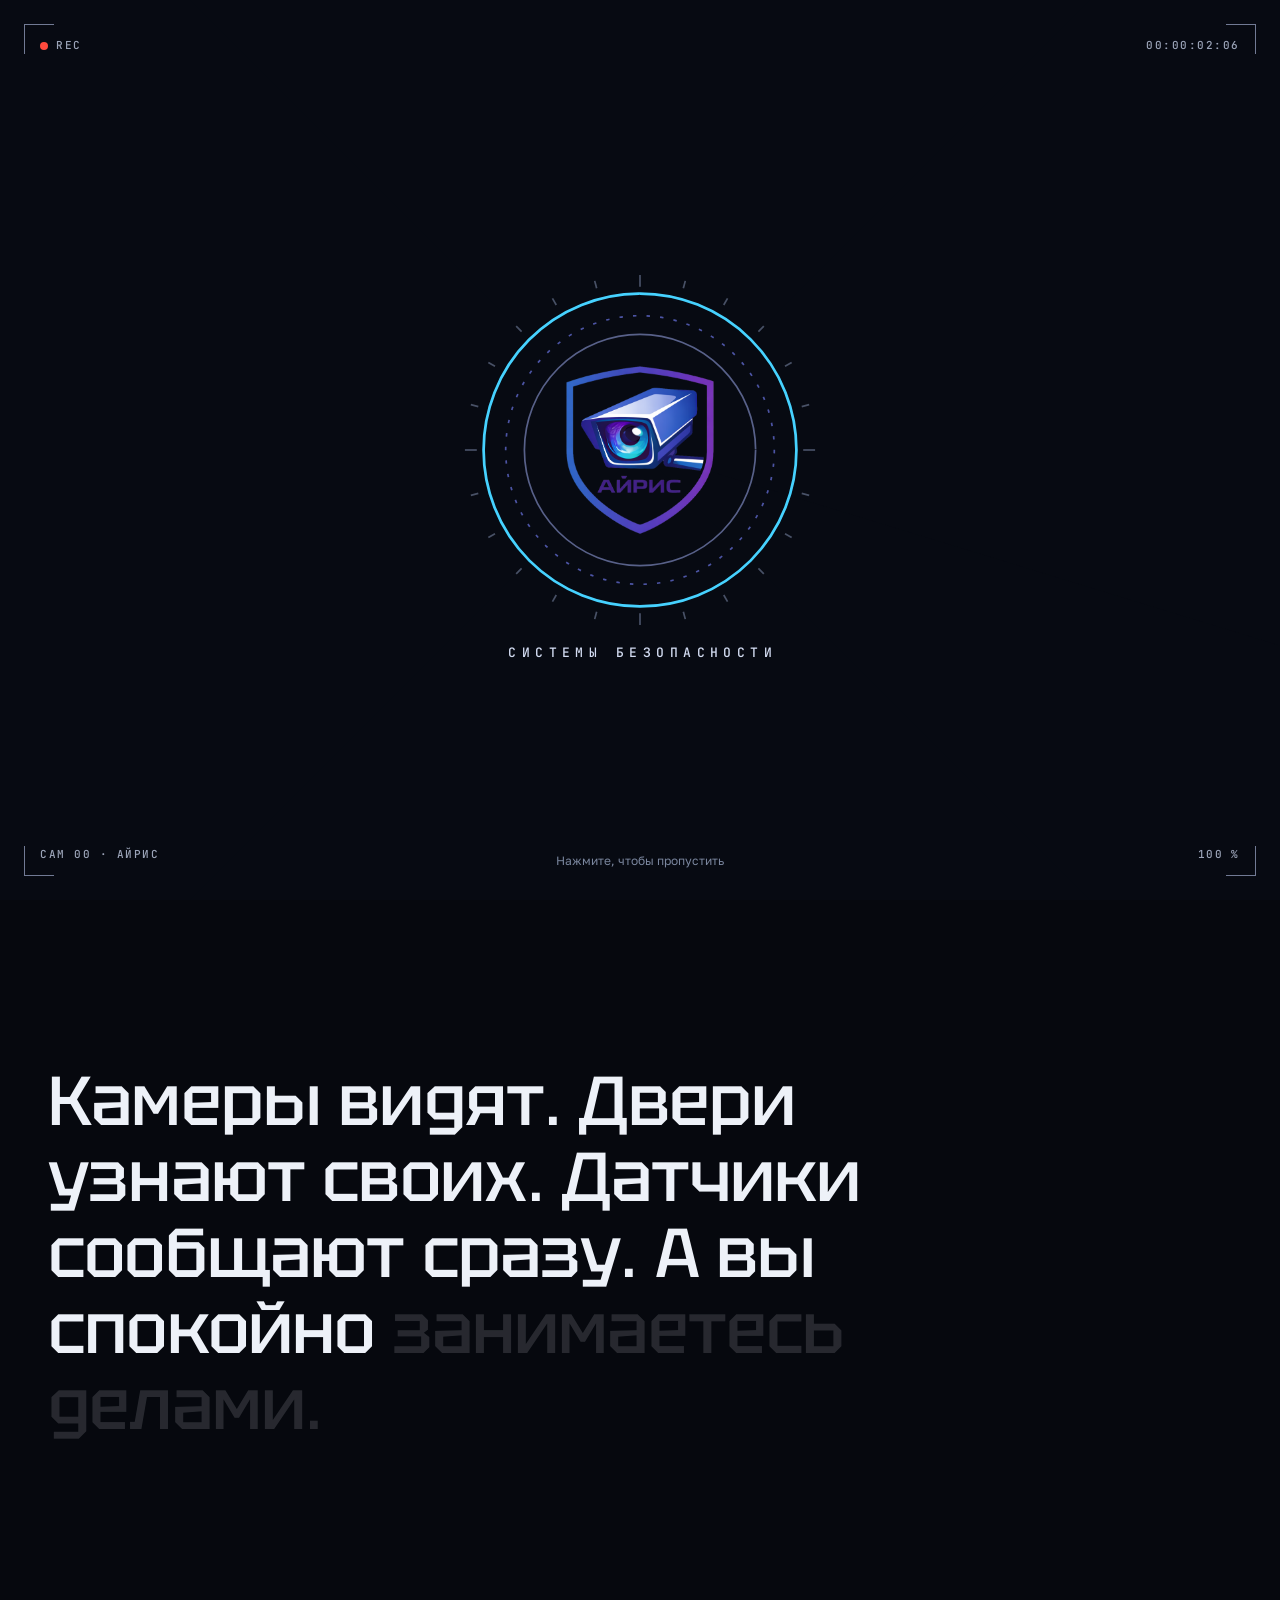
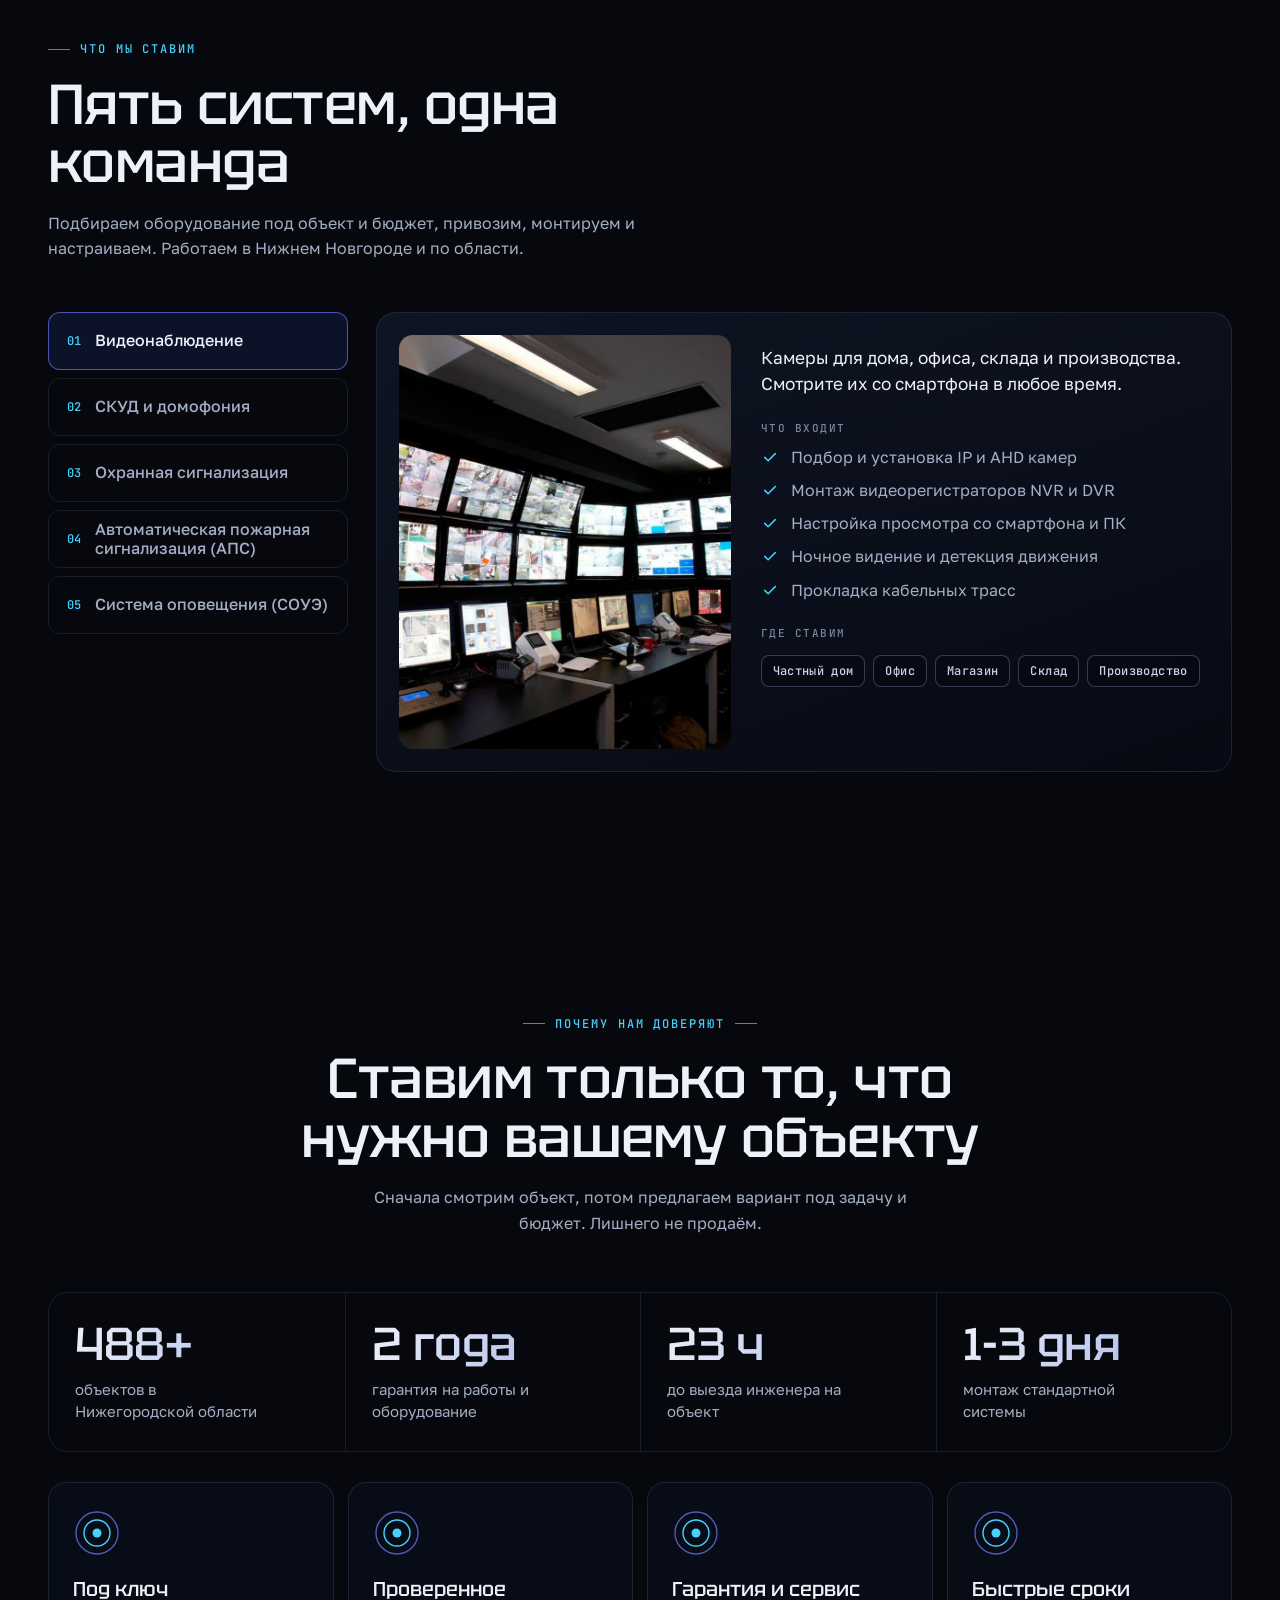
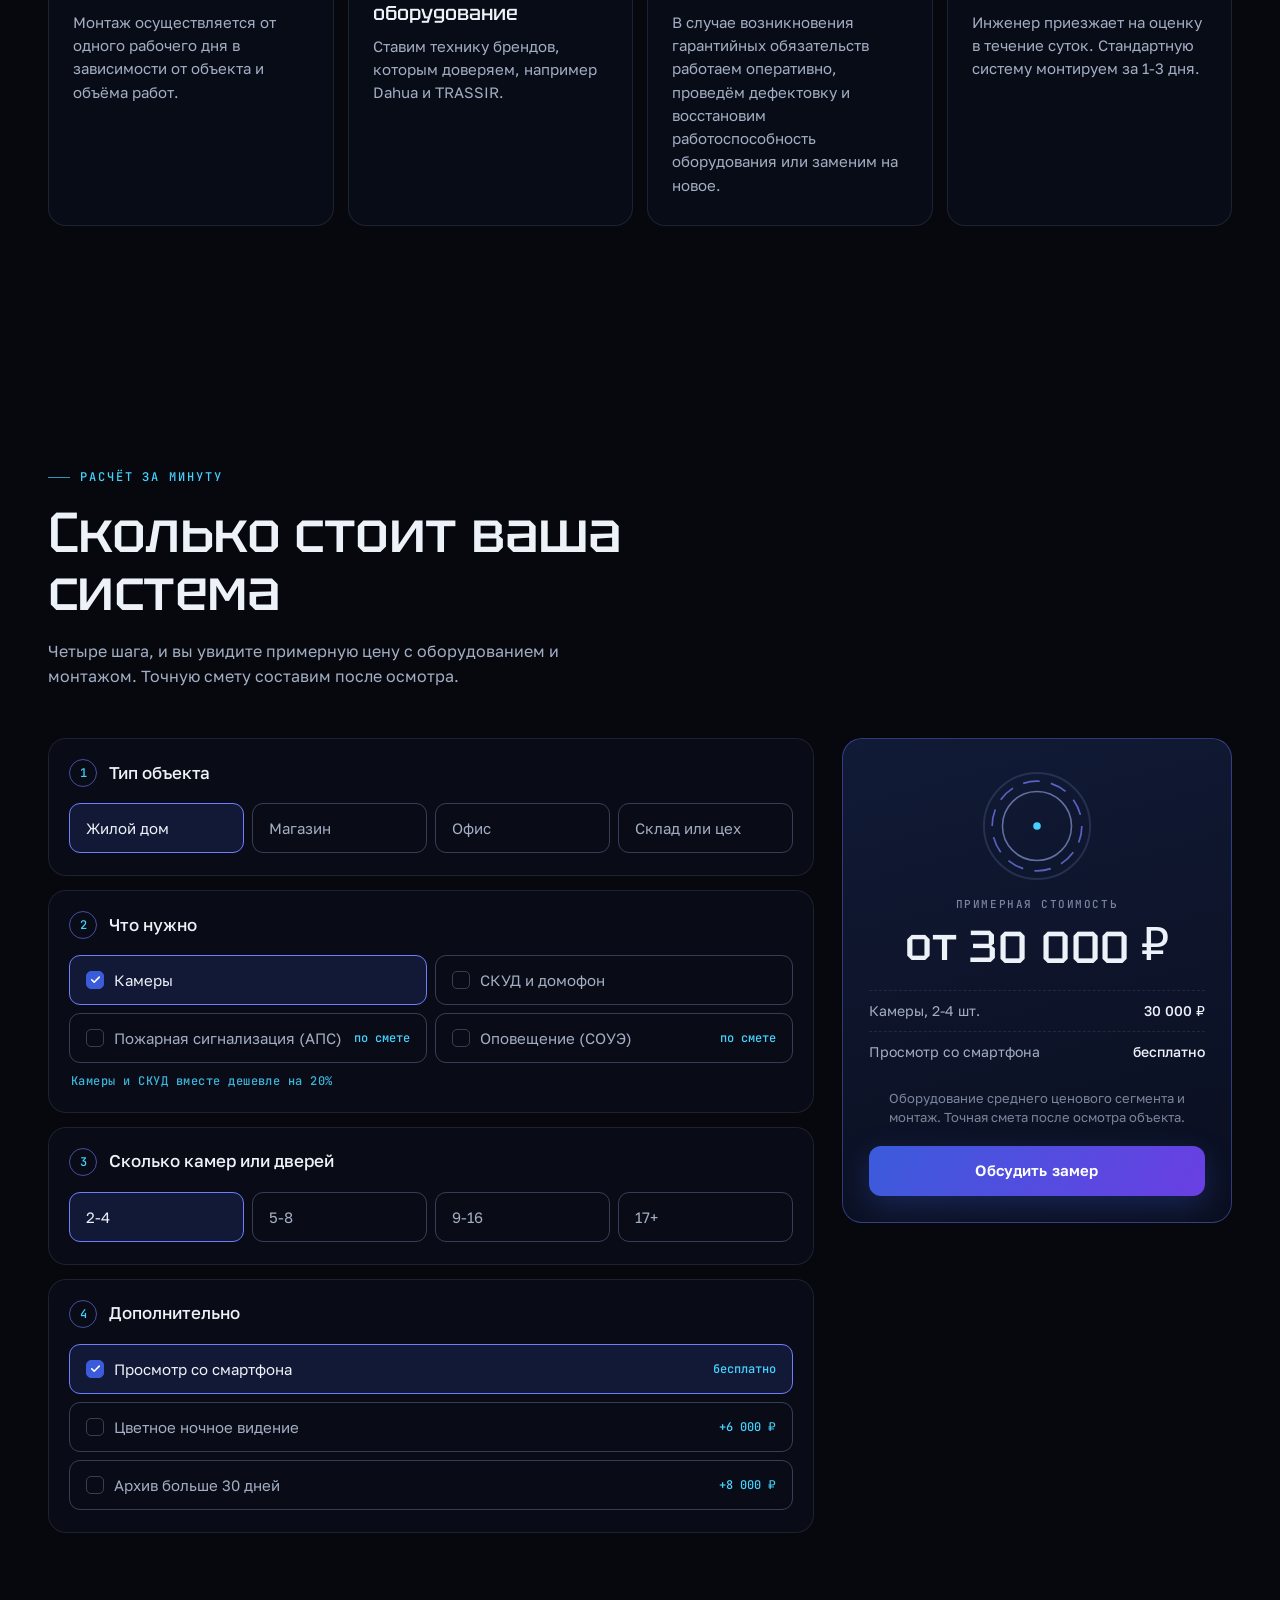
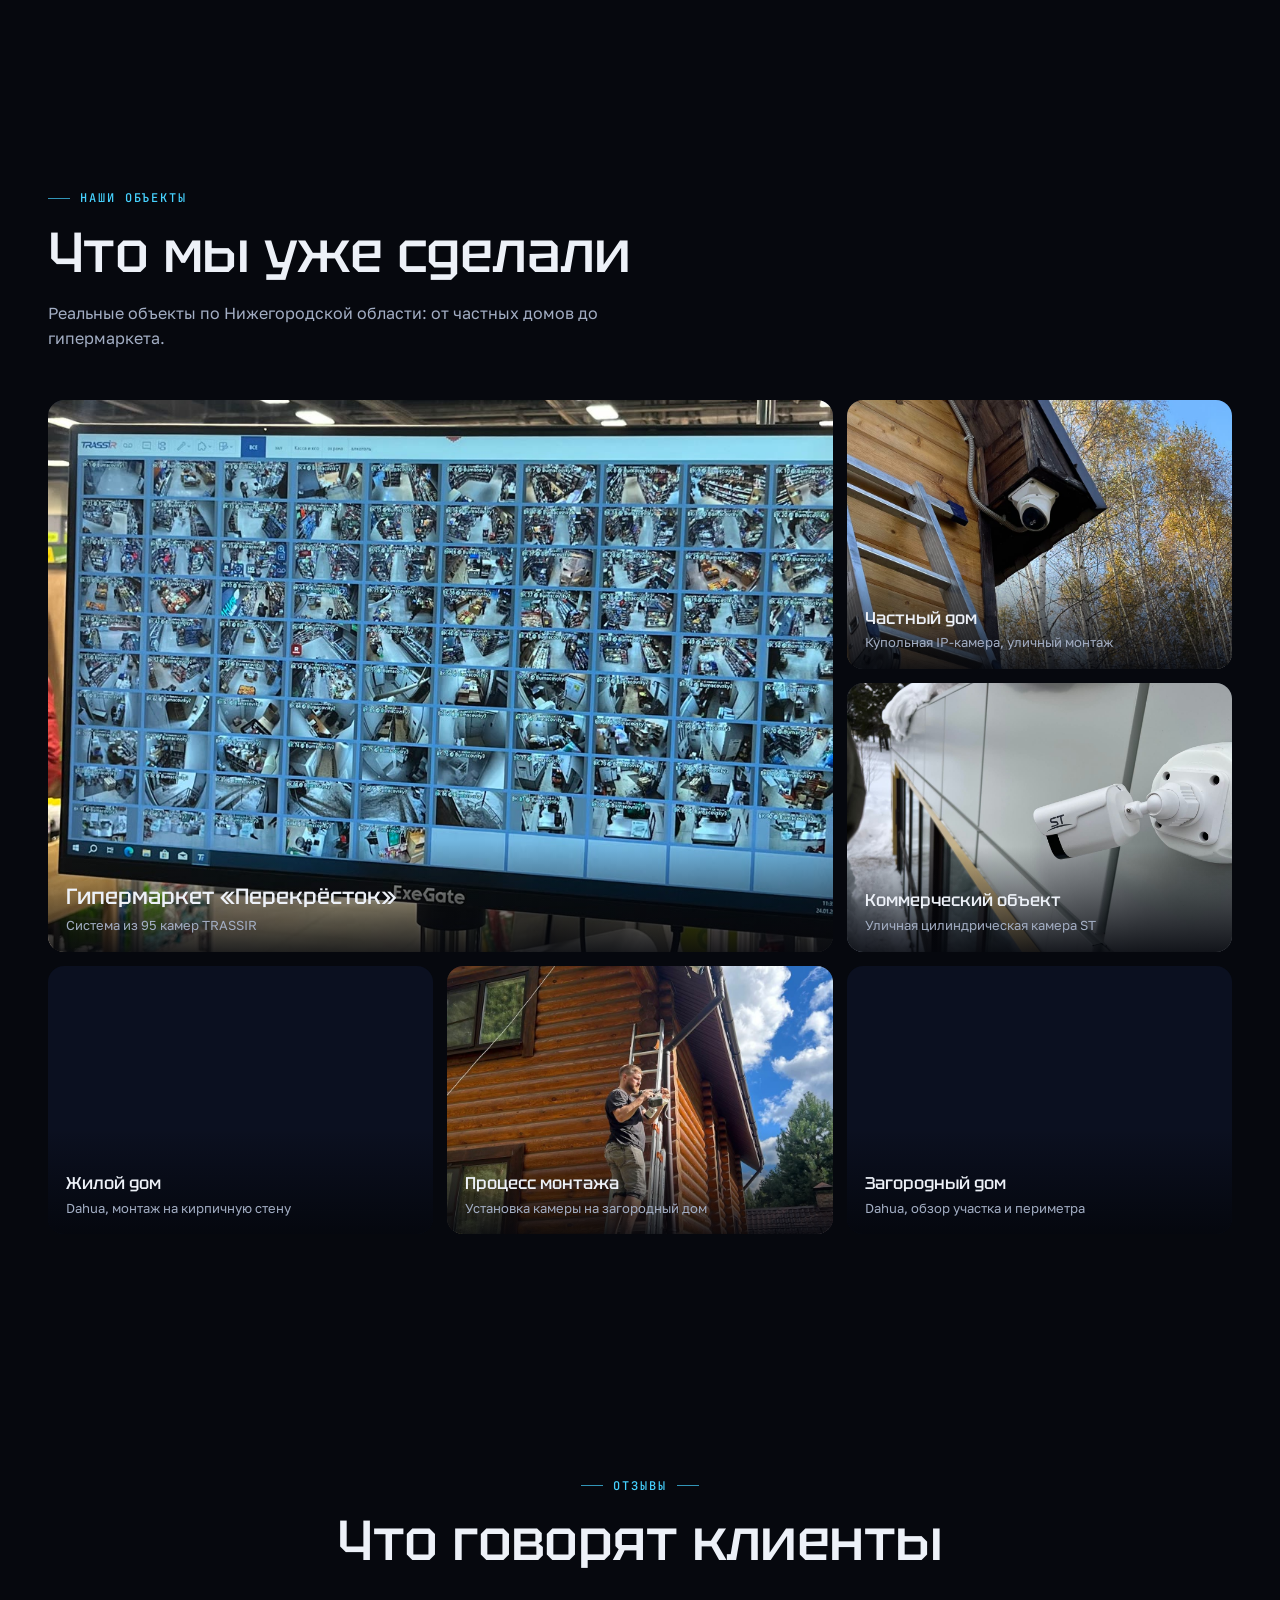
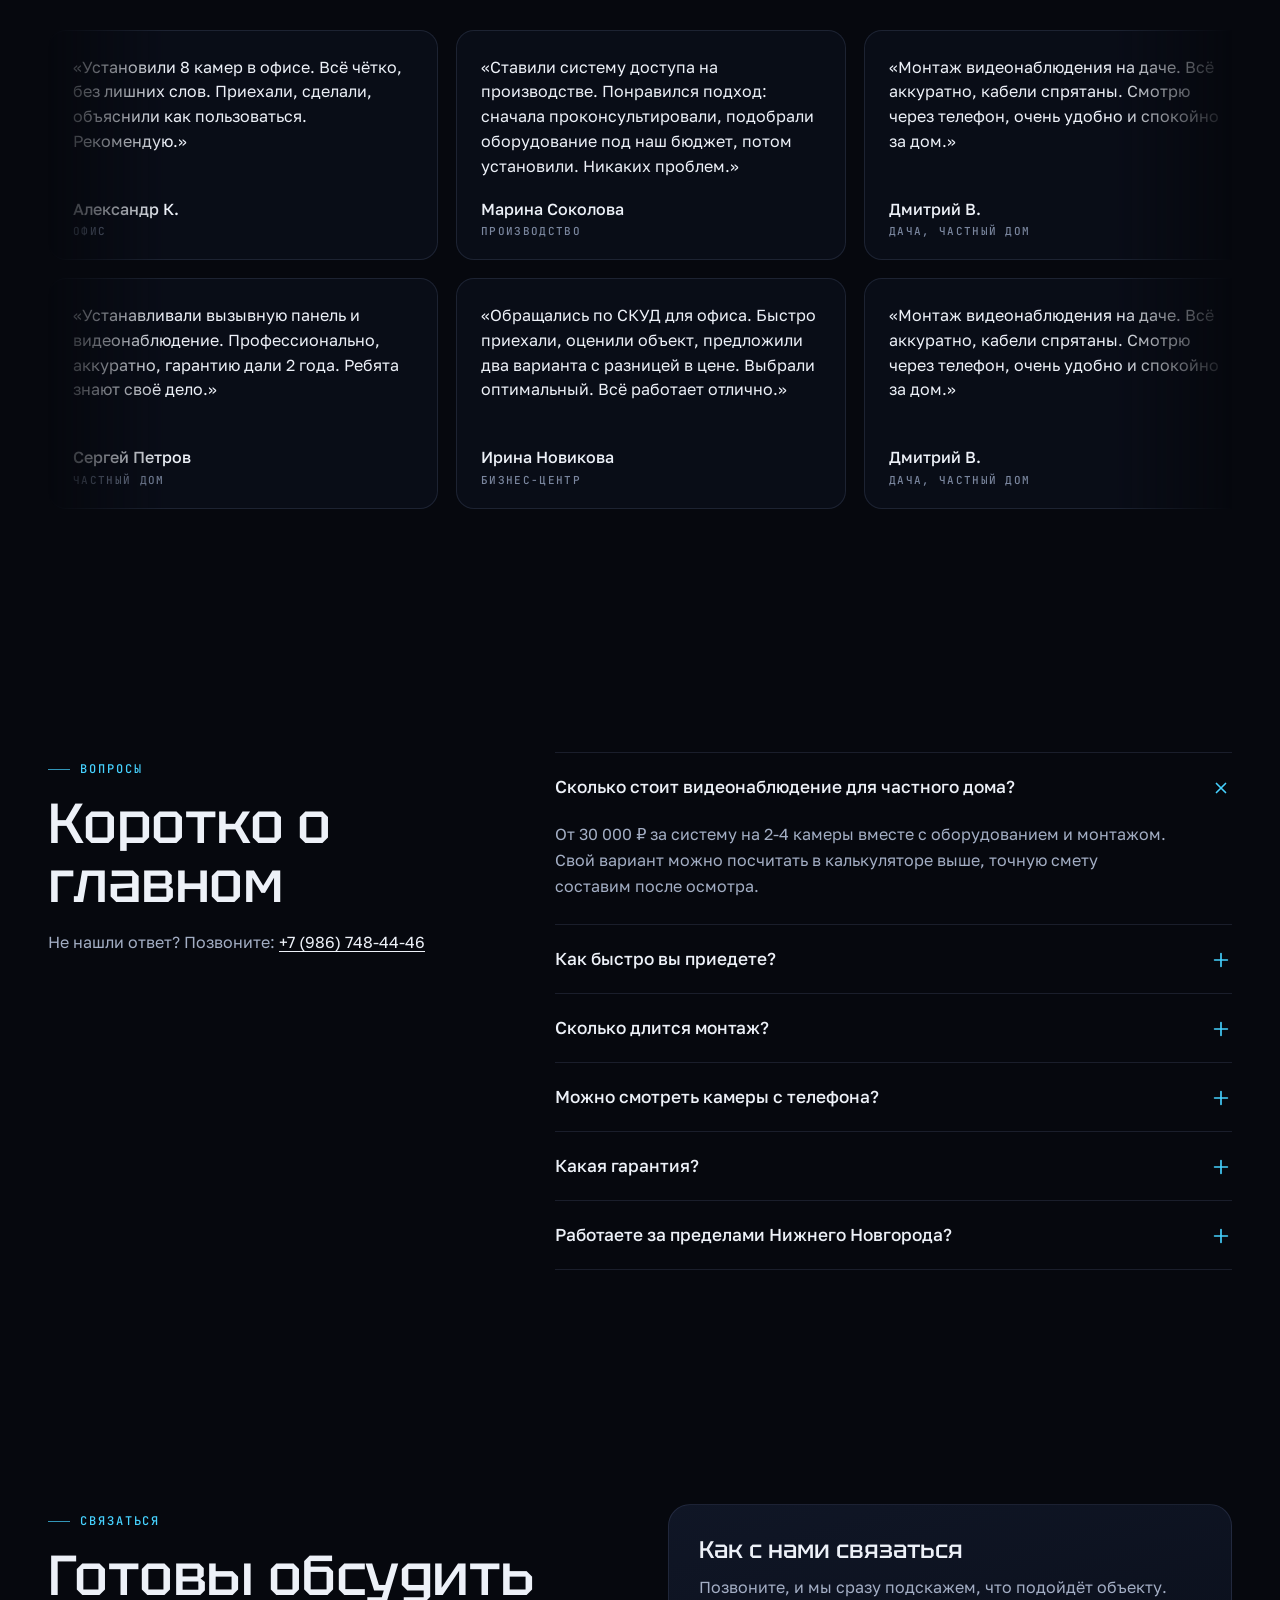
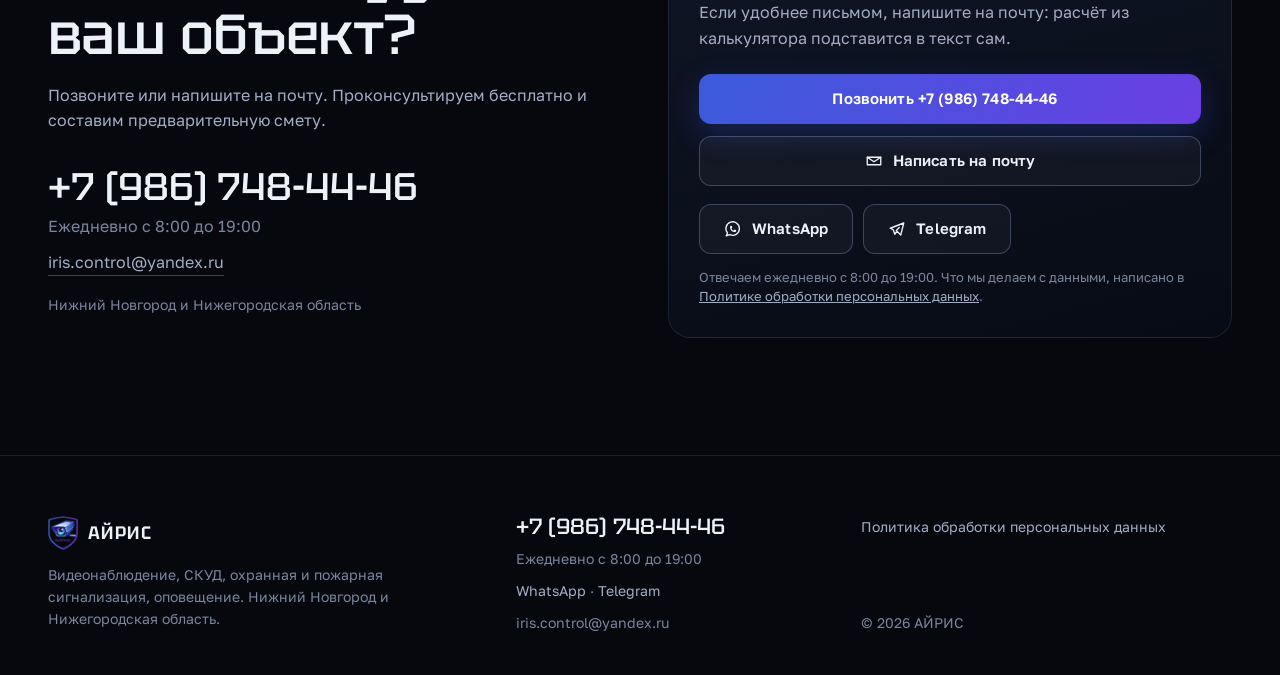
<file: index.html>
<!doctype html>
<html lang="ru" class="no-js">
<head>
<meta charset="utf-8">
<meta name="viewport" content="width=device-width, initial-scale=1, viewport-fit=cover">
<title>АЙРИС: видеонаблюдение и СКУД под ключ в Нижнем Новгороде</title>
<meta name="description" content="Подбираем, привозим, монтируем и настраиваем видеонаблюдение, СКУД, охранную и пожарную сигнализацию, системы оповещения. Больше 500 объектов, гарантия 2 года, выезд инженера за 24 часа. Нижний Новгород и область.">
<meta name="theme-color" content="#06080E">
<meta name="robots" content="noindex, follow">
<link rel="canonical" href="https://iriseye.ru/">
<meta property="og:type" content="website">
<meta property="og:locale" content="ru_RU">
<meta property="og:title" content="АЙРИС: видеонаблюдение и СКУД под ключ">
<meta property="og:description" content="Видеонаблюдение, СКУД, охранная и пожарная сигнализация, оповещение. Нижний Новгород и область. Гарантия 2 года.">
<meta property="og:url" content="https://iriseye.ru/">
<meta property="og:image" content="https://iriseye.ru/assets/img/og.jpg">
<meta name="twitter:card" content="summary_large_image">
<link rel="icon" href="./assets/img/favicon-64.png" type="image/png">
<link rel="apple-touch-icon" href="./assets/img/apple-touch-icon.png">
<link rel="preload" href="./assets/fonts/Tektur-500-cyrillic.woff2" as="font" type="font/woff2" crossorigin>
<link rel="preload" href="./assets/img/logo-512.png" as="image">
<link rel="stylesheet" href="./assets/css/fonts.css">
<link rel="stylesheet" href="./assets/css/site.css?v=55f7d080">
<script>document.documentElement.className='js';</script>
<noscript><style>.intro{display:none!important}.hero{height:auto!important}.stage{position:relative!important}.plate[data-plate="1"]{opacity:1!important;visibility:visible!important}</style></noscript>
<script type="application/ld+json">{"@context":"https://schema.org","@type":"LocalBusiness","name":"АЙРИС","description":"Монтаж видеонаблюдения, СКУД, охранной и пожарной сигнализации и систем оповещения под ключ","url":"https://iriseye.ru/","image":"https://iriseye.ru/assets/img/og.jpg","logo":"https://iriseye.ru/assets/img/logo-512.png","telephone":"+79867484446","areaServed":"Нижегородская область","openingHours":"Mo-Su 08:00-19:00"}</script>
<script type="application/json" id="cfg">{"prices":{"cctv":{"house":[30000,55000,90000,160000],"flat":[15000,35000,65000,110000],"office":[30000,55000,95000,170000],"warehouse":[39000,72000,124000,221000]},"access":[30000,60000,110000,150000],"both_discount":20,"night":6000,"archive":8000,"fire":{"house":0,"flat":0,"office":0,"warehouse":0},"soue":{"house":0,"flat":0,"office":0,"warehouse":0}},"phone":"+7 (986) 748-44-46","wa":"79867484446","tg":"airis_security","metrika":108236860,"base":".","static":true}</script>
</head>
<body class="is-intro">

<svg width="0" height="0" style="position:absolute" aria-hidden="true">
  <symbol id="i-phone" viewBox="0 0 24 24"><path d="M5 4h4l2 5-2.5 1.5a11 11 0 0 0 5 5L15 13l5 2v4a2 2 0 0 1-2 2A16 16 0 0 1 3 6a2 2 0 0 1 2-2" fill="none" stroke="currentColor" stroke-width="1.8" stroke-linecap="round" stroke-linejoin="round"/></symbol>
  <symbol id="i-wa" viewBox="0 0 24 24"><path d="M3 21l1.65-3.8A9 9 0 1 1 7.8 19.6L3 21" fill="none" stroke="currentColor" stroke-width="1.8" stroke-linecap="round" stroke-linejoin="round"/><path d="M9 10a.5.5 0 0 0 1 0V9a.5.5 0 0 0-1 0v1a5 5 0 0 0 5 5h1a.5.5 0 0 0 0-1h-1a.5.5 0 0 0 0 1" fill="none" stroke="currentColor" stroke-width="1.8" stroke-linecap="round" stroke-linejoin="round"/></symbol>
  <symbol id="i-tg" viewBox="0 0 24 24"><path d="M15 10l-4 4 6 6 4-16-18 7 4 2 2 6 3-4" fill="none" stroke="currentColor" stroke-width="1.8" stroke-linecap="round" stroke-linejoin="round"/></symbol>
  <symbol id="i-mail" viewBox="0 0 24 24"><path d="M3 7h18v10H3z" fill="none" stroke="currentColor" stroke-width="1.8" stroke-linecap="round" stroke-linejoin="round"/><path d="M3 7l9 6 9-6" fill="none" stroke="currentColor" stroke-width="1.8" stroke-linecap="round" stroke-linejoin="round"/></symbol>
  <symbol id="i-arrow" viewBox="0 0 24 24"><path d="M5 12h14M13 6l6 6-6 6" fill="none" stroke="currentColor" stroke-width="1.8" stroke-linecap="round" stroke-linejoin="round"/></symbol>
  <symbol id="i-check" viewBox="0 0 24 24"><path d="M5 12.5l4.5 4.5L19 7.5" fill="none" stroke="currentColor" stroke-width="2" stroke-linecap="round" stroke-linejoin="round"/></symbol>
  <symbol id="i-x" viewBox="0 0 24 24"><path d="M6 6l12 12M18 6L6 18" fill="none" stroke="currentColor" stroke-width="1.8" stroke-linecap="round"/></symbol>
  <symbol id="i-plus" viewBox="0 0 24 24"><path d="M12 5v14M5 12h14" fill="none" stroke="currentColor" stroke-width="1.8" stroke-linecap="round"/></symbol>
</svg>

<a class="skip" href="#main">Перейти к содержанию</a>

<div class="env" aria-hidden="true">
  <div class="env__glow"></div>
  <canvas class="env__drift" id="drift"></canvas>
  <div class="env__scan"></div>
  <div class="env__grain"></div>
</div>

<!-- Заставка: она же загрузка видео -->
<div class="intro" id="intro" aria-hidden="true">
  <svg class="aperture" id="aperture" viewBox="-100 -100 200 200" preserveAspectRatio="xMidYMid slice">
          <path class="blade" data-px="175" data-py="0" d="M0 0 L175 0 A175 175 0 0 1 82.16 154.52 Z"/>
          <path class="blade" data-px="123.74" data-py="123.74" d="M0 0 L123.74 123.74 A175 175 0 0 1 -51.17 167.35 Z"/>
          <path class="blade" data-px="0" data-py="175" d="M0 0 L0 175 A175 175 0 0 1 -154.52 82.16 Z"/>
          <path class="blade" data-px="-123.74" data-py="123.74" d="M0 0 L-123.74 123.74 A175 175 0 0 1 -167.35 -51.17 Z"/>
          <path class="blade" data-px="-175" data-py="0" d="M0 0 L-175 0 A175 175 0 0 1 -82.16 -154.52 Z"/>
          <path class="blade" data-px="-123.74" data-py="-123.74" d="M0 0 L-123.74 -123.74 A175 175 0 0 1 51.17 -167.35 Z"/>
          <path class="blade" data-px="-0" data-py="-175" d="M0 0 L-0 -175 A175 175 0 0 1 154.52 -82.16 Z"/>
          <path class="blade" data-px="123.74" data-py="-123.74" d="M0 0 L123.74 -123.74 A175 175 0 0 1 167.35 51.17 Z"/>
      </svg>
  <div class="intro__line"></div>
  <div class="intro__vf"><i></i><i></i><i></i><i></i></div>
  <div class="intro__osd intro__osd--tl"><b class="rec"></b>REC</div>
  <div class="intro__osd intro__osd--tr" id="introTc">00:00:00:00</div>
  <div class="intro__osd intro__osd--bl">CAM 00 · АЙРИС</div>
  <div class="intro__osd intro__osd--br"><span id="introPct">0</span>%</div>
  <div class="intro__core">
    <svg class="intro__rings" viewBox="0 0 200 200">
      <circle class="ring ring--track" cx="100" cy="100" r="92"/>
      <circle class="ring ring--load" id="introLoad" cx="100" cy="100" r="92" pathLength="100" transform="rotate(-90 100 100)"/>
      <g class="ring-spin"><circle class="ring ring--dash" cx="100" cy="100" r="79"/></g>
      <circle class="ring ring--in" cx="100" cy="100" r="68" pathLength="100"/>
      <g class="ticks"><line x1="196" y1="100" x2="203" y2="100"/><line x1="195.14" y1="125.49" x2="199.49" y2="126.66"/><line x1="185.3" y1="149.25" x2="189.2" y2="151.5"/><line x1="169.65" y1="169.65" x2="172.83" y2="172.83"/><line x1="149.25" y1="185.3" x2="151.5" y2="189.2"/><line x1="125.49" y1="195.14" x2="126.66" y2="199.49"/><line x1="100" y1="196" x2="100" y2="203"/><line x1="74.51" y1="195.14" x2="73.34" y2="199.49"/><line x1="50.75" y1="185.3" x2="48.5" y2="189.2"/><line x1="30.35" y1="169.65" x2="27.17" y2="172.83"/><line x1="14.7" y1="149.25" x2="10.8" y2="151.5"/><line x1="4.86" y1="125.49" x2="0.51" y2="126.66"/><line x1="4" y1="100" x2="-3" y2="100"/><line x1="4.86" y1="74.51" x2="0.51" y2="73.34"/><line x1="14.7" y1="50.75" x2="10.8" y2="48.5"/><line x1="30.35" y1="30.35" x2="27.17" y2="27.17"/><line x1="50.75" y1="14.7" x2="48.5" y2="10.8"/><line x1="74.51" y1="4.86" x2="73.34" y2="0.51"/><line x1="100" y1="4" x2="100" y2="-3"/><line x1="125.49" y1="4.86" x2="126.66" y2="0.51"/><line x1="149.25" y1="14.7" x2="151.5" y2="10.8"/><line x1="169.65" y1="30.35" x2="172.83" y2="27.17"/><line x1="185.3" y1="50.75" x2="189.2" y2="48.5"/><line x1="195.14" y1="74.51" x2="199.49" y2="73.34"/></g>
    </svg>
    <div class="intro__logo" id="introLogoWrap">
      <img class="intro__soft" src="./assets/img/logo-512.png" alt="" width="450" height="512">
      <img class="intro__sharp" id="introLogo" src="./assets/img/logo-512.png" alt="" width="450" height="512">
      <span class="intro__glint"></span>
    </div>
  </div>
  <p class="intro__sub" id="introSub">СИСТЕМЫ БЕЗОПАСНОСТИ</p>
  <p class="intro__hint">Нажмите, чтобы пропустить</p>
</div>

<header class="nav" id="nav">
  <a class="nav__logo" href="#top" aria-label="АЙРИС, в начало">
    <img id="navLogo" src="./assets/img/logo-160.png" alt="" width="32" height="36">
    <span class="nav__word">АЙРИС</span>
  </a>
  <nav class="nav__links" aria-label="Разделы">
    <a href="#services">Услуги</a>
    <a href="#calc">Цены</a>
    <a href="#works">Работы</a>
    <a href="#reviews">Отзывы</a>
    <a href="#contact">Контакты</a>
  </nav>
  <a class="nav__phone" href="tel:+79867484446"><svg class="i" aria-hidden="true"><use href="#i-phone"/></svg><span>+7 (986) 748-44-46</span></a>
  <a class="btn btn--primary btn--sm nav__cta" href="#calc">Рассчитать</a>
  <button class="nav__burger" id="burger" type="button" aria-expanded="false" aria-controls="menu" aria-label="Меню"><i></i><i></i></button>
</header>

<div class="menu" id="menu" hidden>
  <nav aria-label="Меню">
    <a href="#services">Услуги</a>
    <a href="#calc">Цены</a>
    <a href="#works">Работы</a>
    <a href="#reviews">Отзывы</a>
    <a href="#faq">Вопросы</a>
    <a href="#contact">Контакты</a>
  </nav>
  <a class="menu__phone" href="tel:+79867484446">+7 (986) 748-44-46</a>
  <p class="menu__hours">Ежедневно с 8:00 до 19:00</p>
</div>

<main id="main" tabindex="-1">
<span id="top"></span>

<!-- Герой: прокрутка кадрами -->
<section class="hero" id="hero" aria-label="Как работает система безопасности АЙРИС">
  <div class="stage is-full" id="stage">
    <canvas class="stage__amb" id="amb" width="8" height="14" aria-hidden="true"></canvas>
    <div class="stage__frame" id="frame" aria-hidden="true">
      <picture><source media="(min-width: 901px) and (orientation: landscape), (min-width: 901px) and (pointer: fine)" srcset="./assets/img/poster-d.jpg"><img class="stage__poster" src="./assets/img/poster.jpg" alt="" decoding="async"></picture>
      <video class="stage__v v-fwd" id="vFwd" muted playsinline webkit-playsinline preload="none" disablepictureinpicture tabindex="-1"></video>
      <video class="stage__v v-rev" id="vRev" muted playsinline webkit-playsinline preload="none" disablepictureinpicture tabindex="-1"></video>
      <div class="stage__shade"></div>
      <div class="stage__alarm"></div>
      <div class="osd">
        <span class="osd__tl"><b class="rec"></b><span id="osdCam">CAM 01 · ФАСАД</span></span>
        <span class="osd__tr" id="osdTc">00:00:00:00</span>
        <span class="osd__bl" id="osdClock"></span>
        <span class="osd__flash" id="osdFlash">● ТРЕВОГА · ЗОНА 3 · ДЫМ</span>
      </div>
    </div>

    <div class="stage__ui" id="stageUi">
      <div class="hero__consult is-on" id="heroConsult" aria-label="Консультация по системам безопасности">
        <div class="hero__consult-info">
          <img src="assets/img/logo-160.png" alt="" width="48" height="54">
          <span class="hero__consult-name">АЙРИС</span>
        </div>
        <p class="hero__consult-services">Видеонаблюдение · СКУД · пожарная сигнализация</p>
        <a class="btn btn--primary hero__consult-btn" href="tel:+79867484446">
          <svg class="i" aria-hidden="true"><use href="#i-phone"/></svg>Получить консультацию
        </a>
      </div>

      <article class="plate plate--left" data-plate="1">
        <p class="plate__kicker"><b class="rec"></b>АЙРИС · НИЖНИЙ НОВГОРОД И ОБЛАСТЬ</p>
        <h1 class="plate__title plate__title--xl fx-blur">Видеонаблюдение и контроль доступа под ключ</h1>
        <p class="plate__text fx-sub">Подберём, привезём, смонтируем и настроим. Вам останется смотреть в телефон.</p>
        <div class="plate__static-cta">
          <a class="btn btn--primary" href="#calc">Рассчитать стоимость</a>
          <a class="btn btn--ghost" href="tel:+79867484446"><svg class="i" aria-hidden="true"><use href="#i-phone"/></svg>Позвонить</a>
        </div>
      </article>

      <article class="plate plate--right" data-plate="2">
        <span class="trail" aria-hidden="true"><i></i></span>
        <p class="plate__kicker">01 · ВИДЕОНАБЛЮДЕНИЕ</p>
        <h2 class="plate__title fx-cut">Каждый угол в кадре</h2>
        <p class="plate__text fx-sub">IP и AHD камеры, регистратор и аккуратная прокладка кабеля. Ночное видение и детекция движения.</p>
        <ul class="chips fx-chips"><li>4K</li><li>Цвет ночью</li><li>Архив от 30 дней</li></ul>
      </article>

      <article class="plate plate--left" data-plate="3">
        <span class="trail" aria-hidden="true"><i></i></span>
        <p class="plate__kicker">02 · СКУД И ДОМОФОНИЯ</p>
        <h2 class="plate__title fx-door">Дверь откроется только своим</h2>
        <p class="plate__text fx-sub">Биометрия и карты, видеодомофоны, замки, турникеты и шлагбаумы. Плюс учёт рабочего времени.</p>
        <ul class="chips fx-chips"><li>Биометрия</li><li>Карты</li><li>Турникеты</li></ul>
      </article>

      <article class="plate plate--right plate--alarm" data-plate="4">
        <span class="trail" aria-hidden="true"><i></i></span>
        <p class="plate__kicker">03 · ПОЖАРНАЯ СИГНАЛИЗАЦИЯ И СОУЭ</p>
        <div class="plate__fold"><div>
          <h2 class="plate__title fx-punch">Узнаете первым</h2>
          <p class="plate__text fx-sub">Датчики дыма и тепла замечают пожар в самом начале. Сирена и речевое оповещение включаются сразу.</p>
        </div></div>
        <ul class="status fx-chips" id="status">
          <li data-at="4.35" data-at-v="4.75" data-on="тревога"><span>Дым</span><b>норма</b></li>
          <li><span>Тепло</span><b>норма</b></li>
          <li data-at="6.25" data-at-v="7.81" data-on="включена" data-off="ждёт"><span>Сирена</span><b>ждёт</b></li>
          <li data-at="6.3" data-at-v="7.93" data-on="идёт" data-off="ждёт"><span>Оповещение</span><b>ждёт</b></li>
        </ul>
      </article>

      <article class="plate plate--left" data-plate="5">
        <span class="trail" aria-hidden="true"><i></i></span>
        <p class="plate__kicker">ОПЫТ</p>
        <h2 class="plate__title fx-cut"><span class="tick" data-to="95">95</span> камер в одной системе</h2>
        <p class="plate__text fx-sub">Столько мы поставили в гипермаркете «Перекрёсток». Всего больше 500 объектов по Нижегородской области.</p>
        <ul class="chips fx-chips"><li>500+ объектов</li><li>TRASSIR</li><li>Dahua</li></ul>
      </article>

      <article class="plate plate--right" data-plate="6">
        <span class="trail" aria-hidden="true"><i></i></span>
        <p class="plate__kicker">УДАЛЁННЫЙ ДОСТУП</p>
        <h2 class="plate__title fx-drop">Дом и офис в вашем телефоне</h2>
        <p class="plate__text fx-sub">Настроим просмотр со смартфона бесплатно. Камеры и архив откуда угодно.</p>
        <blockquote class="plate__quote fx-chips">
          <p>«Смотрю через телефон, очень удобно и спокойно за дом.»</p>
          <footer>Дмитрий В.</footer>
        </blockquote>
      </article>

      <article class="plate plate--cta" data-plate="7">
        <h2 class="plate__title fx-rise">Сколько стоит защитить ваш объект?</h2>
        <p class="plate__text fx-sub">Консультация и предварительная смета бесплатно. Выезжаем в течение 24 часов.</p>
        <div class="plate__actions fx-btns">
          <a class="btn btn--primary btn--shine" href="#calc">Рассчитать стоимость</a>
          <a class="btn btn--ghost" href="tel:+79867484446"><svg class="i" aria-hidden="true"><use href="#i-phone"/></svg>Позвонить</a>
        </div>
        <p class="plate__msg fx-btns">
          <a href="https://wa.me/79867484446" target="_blank" rel="noopener"><svg class="i" aria-hidden="true"><use href="#i-wa"/></svg>WhatsApp</a>
          <a href="https://t.me/airis_security" target="_blank" rel="noopener"><svg class="i" aria-hidden="true"><use href="#i-tg"/></svg>Telegram</a>
        </p>
      </article>

      <div class="stage__load" id="stageLoad" aria-hidden="true">
        <svg viewBox="0 0 24 24"><circle cx="12" cy="12" r="9" pathLength="100"/><circle class="v" id="stageLoadRing" cx="12" cy="12" r="9" pathLength="100" transform="rotate(-90 12 12)"/></svg>
        <span>КАДРЫ <b id="stageLoadPct">0</b>%</span>
      </div>
      <div class="stage__cue" id="cue" aria-hidden="true"><span>Листайте</span><i></i></div>
    </div>
  </div>
</section>
<span class="hero-end" id="heroEnd"></span>

<!-- Вступительная фраза -->
<section class="manifesto" aria-label="Коротко о нас">
  <div class="wrap">
    <p class="manifesto__text" id="manifesto">Камеры видят. Двери узнают своих. Датчики сообщают сразу. А вы спокойно занимаетесь делами.</p>
  </div>
</section>

<!-- Услуги -->
<section class="section services" id="services" aria-labelledby="svcTitle">
  <div class="wrap">
    <header class="sec-head" data-reveal>
      <p class="kicker">Что мы ставим</p>
      <h2 class="h2" id="svcTitle">Пять систем, одна команда</h2>
      <p class="lead">Подбираем оборудование под объект и бюджет, привозим, монтируем и настраиваем. Работаем в Нижнем Новгороде и по области.</p>
    </header>
    <div class="svc" data-reveal>
      <div class="svc__tabs" role="tablist" aria-label="Услуги">
        <span class="svc__ind" aria-hidden="true"></span>
        <button class="svc__tab" role="tab" id="tab-video" aria-controls="pan-video" aria-selected="true"><span class="n">01</span>Видеонаблюдение</button>
        <button class="svc__tab" role="tab" id="tab-access" aria-controls="pan-access" aria-selected="false" tabindex="-1"><span class="n">02</span>СКУД и домофония</button>
        <button class="svc__tab" role="tab" id="tab-alarm" aria-controls="pan-alarm" aria-selected="false" tabindex="-1"><span class="n">03</span>Охранная сигнализация</button>
        <button class="svc__tab" role="tab" id="tab-fire" aria-controls="pan-fire" aria-selected="false" tabindex="-1"><span class="n">04</span>Автоматическая пожарная сигнализация (АПС)</button>
        <button class="svc__tab" role="tab" id="tab-soue" aria-controls="pan-soue" aria-selected="false" tabindex="-1"><span class="n">05</span>Система оповещения (СОУЭ)</button>
      </div>
      <div class="svc__card" id="svcCard">
        <span class="spot" aria-hidden="true"></span>
        <div class="svc__pan" role="tabpanel" id="pan-video" aria-labelledby="tab-video">
          <figure class="svc__img"><img src="./assets/img/svc-cctv-room.jpg" alt="Пульт охраны: стена мониторов с камерами объекта" loading="lazy" width="900" height="1125"></figure>
          <div class="svc__body">
            <p class="svc__desc">Камеры для дома, офиса, склада и производства. Смотрите их со смартфона в любое время.</p>
            <p class="mini">Что входит</p>
            <ul class="checks">
              <li><svg class="i" aria-hidden="true"><use href="#i-check"/></svg>Подбор и установка IP и AHD камер</li>
              <li><svg class="i" aria-hidden="true"><use href="#i-check"/></svg>Монтаж видеорегистраторов NVR и DVR</li>
              <li><svg class="i" aria-hidden="true"><use href="#i-check"/></svg>Настройка просмотра со смартфона и ПК</li>
              <li><svg class="i" aria-hidden="true"><use href="#i-check"/></svg>Ночное видение и детекция движения</li>
              <li><svg class="i" aria-hidden="true"><use href="#i-check"/></svg>Прокладка кабельных трасс</li>
            </ul>
            <p class="mini">Где ставим</p>
            <ul class="chips"><li>Частный дом</li><li>Офис</li><li>Магазин</li><li>Склад</li><li>Производство</li></ul>
          </div>
        </div>
        <div class="svc__pan" role="tabpanel" id="pan-access" aria-labelledby="tab-access" hidden>
          <figure class="svc__img"><img src="./assets/img/svc-access-panel.jpg" alt="Вызывная панель домофона с камерой на кирпичной стене у калитки" loading="lazy" width="900" height="1125"></figure>
          <div class="svc__body">
            <p class="svc__desc">Биометрия и карты доступа, видеодомофоны, турникеты и шлагбаумы. Чужой не пройдёт, свои не ждут.</p>
            <p class="mini">Что входит</p>
            <ul class="checks">
              <li><svg class="i" aria-hidden="true"><use href="#i-check"/></svg>Установка вызывных панелей и мониторов</li>
              <li><svg class="i" aria-hidden="true"><use href="#i-check"/></svg>Электромагнитные и электромеханические замки</li>
              <li><svg class="i" aria-hidden="true"><use href="#i-check"/></svg>Биометрические и карточные считыватели</li>
              <li><svg class="i" aria-hidden="true"><use href="#i-check"/></svg>Учёт рабочего времени сотрудников</li>
              <li><svg class="i" aria-hidden="true"><use href="#i-check"/></svg>Установка турникетов и шлагбаумов</li>
            </ul>
            <p class="mini">Где ставим</p>
            <ul class="chips"><li>Коттедж</li><li>Бизнес-центр</li><li>Офис</li><li>Завод</li><li>Парковка</li><li>Закрытая территория</li></ul>
          </div>
        </div>
        <div class="svc__pan" role="tabpanel" id="pan-alarm" aria-labelledby="tab-alarm" hidden>
          <figure class="svc__img"><img src="./assets/img/svc-alarm-kit.jpg" alt="Приёмно-контрольный прибор с клавиатурой, извещатели и ручная кнопка тревоги" loading="lazy" width="900" height="1125"></figure>
          <div class="svc__body">
            <p class="svc__desc">Защита периметра и помещений. Датчики замечают движение, открытую дверь или разбитое стекло, и вы сразу получаете сигнал.</p>
            <p class="mini">Что входит</p>
            <ul class="checks">
              <li><svg class="i" aria-hidden="true"><use href="#i-check"/></svg>Датчики движения</li>
              <li><svg class="i" aria-hidden="true"><use href="#i-check"/></svg>Датчики открытия дверей и окон</li>
              <li><svg class="i" aria-hidden="true"><use href="#i-check"/></svg>Датчики разбития стекла</li>
              <li><svg class="i" aria-hidden="true"><use href="#i-check"/></svg>Мгновенное оповещение о тревоге</li>
              <li><svg class="i" aria-hidden="true"><use href="#i-check"/></svg>Проверка и настройка системы</li>
            </ul>
            <p class="mini">Где ставим</p>
            <ul class="chips"><li>Частный дом</li><li>Офис</li><li>Магазин</li><li>Склад</li></ul>
          </div>
        </div>
        <div class="svc__pan" role="tabpanel" id="pan-fire" aria-labelledby="tab-fire" hidden>
          <figure class="svc__img"><img src="./assets/img/svc-fire-det.jpg" alt="Пожарный извещатель под потолком, тревожная подсветка" loading="lazy" width="900" height="1125"></figure>
          <div class="svc__body">
            <p class="svc__desc">Датчики дыма и тепла замечают возгорание в самом начале. Прибор сразу поднимает тревогу и включает оповещение.</p>
            <p class="mini">Что входит</p>
            <ul class="checks">
              <li><svg class="i" aria-hidden="true"><use href="#i-check"/></svg>Подбор оборудования под объект</li>
              <li><svg class="i" aria-hidden="true"><use href="#i-check"/></svg>Дымовые и тепловые извещатели</li>
              <li><svg class="i" aria-hidden="true"><use href="#i-check"/></svg>Ручные пожарные извещатели</li>
              <li><svg class="i" aria-hidden="true"><use href="#i-check"/></svg>Приёмно-контрольный прибор</li>
              <li><svg class="i" aria-hidden="true"><use href="#i-check"/></svg>Прокладка линий, настройка и проверка</li>
            </ul>
            <p class="mini">Где ставим</p>
            <ul class="chips"><li>Офис</li><li>Магазин</li><li>Склад</li><li>Производство</li><li>Бизнес-центр</li></ul>
          </div>
        </div>
        <div class="svc__pan" role="tabpanel" id="pan-soue" aria-labelledby="tab-soue" hidden>
          <figure class="svc__img"><img src="./assets/img/svc-soue-hall.jpg" alt="Коридор: речевой оповещатель, прибор, ручной извещатель и табло «Выход»" loading="lazy" width="900" height="1125"></figure>
          <div class="svc__body">
            <p class="svc__desc">Сирены, речевые оповещатели и световые табло «Выход». При тревоге люди слышат сигнал и видят, куда идти.</p>
            <p class="mini">Что входит</p>
            <ul class="checks">
              <li><svg class="i" aria-hidden="true"><use href="#i-check"/></svg>Звуковые и речевые оповещатели</li>
              <li><svg class="i" aria-hidden="true"><use href="#i-check"/></svg>Световые табло «Выход»</li>
              <li><svg class="i" aria-hidden="true"><use href="#i-check"/></svg>Связь с пожарной сигнализацией</li>
              <li><svg class="i" aria-hidden="true"><use href="#i-check"/></svg>Прокладка линий оповещения</li>
              <li><svg class="i" aria-hidden="true"><use href="#i-check"/></svg>Проверка слышимости и настройка</li>
            </ul>
            <p class="mini">Где ставим</p>
            <ul class="chips"><li>Офис</li><li>Магазин</li><li>Склад</li><li>Производство</li><li>Бизнес-центр</li></ul>
          </div>
        </div>
      </div>
    </div>
  </div>
</section>

<!-- Почему мы -->
<section class="section why" id="why" aria-labelledby="whyTitle">
  <div class="wrap">
    <header class="sec-head sec-head--center" data-reveal>
      <p class="kicker">Почему нам доверяют</p>
      <h2 class="h2" id="whyTitle">Ставим только то, что нужно вашему объекту</h2>
      <p class="lead">Сначала смотрим объект, потом предлагаем вариант под задачу и бюджет. Лишнего не продаём.</p>
    </header>
    <ul class="stats" data-reveal>
      <li><b class="count" data-to="500" data-suffix="+">500+</b><span>объектов в Нижегородской области</span></li>
      <li><b class="count" data-to="2" data-suffix=" года">2 года</b><span>гарантия на работы и оборудование</span></li>
      <li><b class="count" data-to="24" data-suffix=" ч">24 ч</b><span>до выезда инженера на объект</span></li>
      <li><b>1-3 дня</b><span>монтаж стандартной системы</span></li>
    </ul>
    <ul class="why__grid" data-reveal>
      <li class="tile">
        <svg class="iris" viewBox="0 0 48 48" aria-hidden="true"><circle cx="24" cy="24" r="21" pathLength="100"/><circle cx="24" cy="24" r="13" pathLength="100"/><circle cx="24" cy="24" r="4.5"/></svg>
        <h3>Под ключ</h3>
        <p>Монтаж осуществляется от одного рабочего дня в зависимости от объекта и объёма работ.</p>
      </li>
      <li class="tile">
        <svg class="iris" viewBox="0 0 48 48" aria-hidden="true"><circle cx="24" cy="24" r="21" pathLength="100"/><circle cx="24" cy="24" r="13" pathLength="100"/><circle cx="24" cy="24" r="4.5"/></svg>
        <h3>Проверенное оборудование</h3>
        <p>Ставим технику брендов, которым доверяем, например Dahua и TRASSIR.</p>
      </li>
      <li class="tile">
        <svg class="iris" viewBox="0 0 48 48" aria-hidden="true"><circle cx="24" cy="24" r="21" pathLength="100"/><circle cx="24" cy="24" r="13" pathLength="100"/><circle cx="24" cy="24" r="4.5"/></svg>
        <h3>Гарантия и сервис</h3>
        <p>В случае возникновения гарантийных обязательств работаем оперативно, проведём дефектовку и восстановим работоспособность оборудования или заменим на новое.</p>
      </li>
      <li class="tile">
        <svg class="iris" viewBox="0 0 48 48" aria-hidden="true"><circle cx="24" cy="24" r="21" pathLength="100"/><circle cx="24" cy="24" r="13" pathLength="100"/><circle cx="24" cy="24" r="4.5"/></svg>
        <h3>Быстрые сроки</h3>
        <p>Инженер приезжает на оценку в течение суток. Стандартную систему монтируем за 1-3 дня.</p>
      </li>
    </ul>
  </div>
</section>

<!-- Калькулятор -->
<section class="section calc" id="calc" aria-labelledby="calcTitle">
  <div class="wrap">
    <header class="sec-head" data-reveal>
      <p class="kicker">Расчёт за минуту</p>
      <h2 class="h2" id="calcTitle">Сколько стоит ваша система</h2>
      <p class="lead">Четыре шага, и вы увидите примерную цену с оборудованием и монтажом. Точную смету составим после осмотра.</p>
    </header>
    <form class="calc__grid" id="calcForm" data-reveal onsubmit="return false">
      <div class="calc__steps">
        <fieldset class="step" data-step="obj">
          <legend><span class="step__n">1</span>Тип объекта</legend>
          <div class="opts">
                          <label class="opt"><input type="radio" name="obj" value="house" checked><span>Жилой дом</span></label>
                          <label class="opt"><input type="radio" name="obj" value="flat"><span>Магазин</span></label>
                          <label class="opt"><input type="radio" name="obj" value="office"><span>Офис</span></label>
                          <label class="opt"><input type="radio" name="obj" value="warehouse"><span>Склад или цех</span></label>
                      </div>
        </fieldset>
        <fieldset class="step" data-step="svc">
          <legend><span class="step__n">2</span>Что нужно</legend>
          <div class="opts opts--2">
            <label class="opt opt--check"><input type="checkbox" name="sys_cctv" checked><span><span class="opt__l">Камеры</span></span></label>
            <label class="opt opt--check"><input type="checkbox" name="sys_access"><span><span class="opt__l">СКУД и домофон</span></span></label>
                          <label class="opt opt--check" data-sys="fire"><input type="checkbox" name="sys_fire"><span><span class="opt__l">Пожарная сигнализация (АПС)</span><em>по смете</em></span></label>
                          <label class="opt opt--check" data-sys="soue"><input type="checkbox" name="sys_soue"><span><span class="opt__l">Оповещение (СОУЭ)</span><em>по смете</em></span></label>
                      </div>
          <p class="step__hint" id="calcHint">Камеры и СКУД вместе дешевле на 20%</p>
        </fieldset>
        <fieldset class="step" data-step="pts">
          <legend><span class="step__n">3</span>Сколько камер или дверей</legend>
          <div class="opts opts--4">
                          <label class="opt"><input type="radio" name="pts" value="0" checked><span>2-4</span></label>
                          <label class="opt"><input type="radio" name="pts" value="1"><span>5-8</span></label>
                          <label class="opt"><input type="radio" name="pts" value="2"><span>9-16</span></label>
                          <label class="opt"><input type="radio" name="pts" value="3"><span>17+</span></label>
                      </div>
        </fieldset>
        <fieldset class="step" data-step="opt">
          <legend><span class="step__n">4</span>Дополнительно</legend>
          <div class="opts opts--col">
            <label class="opt opt--check"><input type="checkbox" name="remote" checked><span><span class="opt__l">Просмотр со смартфона</span><em>бесплатно</em></span></label>
            <label class="opt opt--check" data-cam><input type="checkbox" name="night"><span><span class="opt__l">Цветное ночное видение</span><em>+6 000 ₽</em></span></label>
            <label class="opt opt--check" data-cam><input type="checkbox" name="archive"><span><span class="opt__l">Архив больше 30 дней</span><em>+8 000 ₽</em></span></label>
          </div>
        </fieldset>
      </div>
      <aside class="calc__res" aria-live="polite">
        <svg class="calc__iris" id="calcIris" viewBox="0 0 120 120" aria-hidden="true">
          <circle class="t" cx="60" cy="60" r="54"/>
          <circle class="v" id="calcRing" cx="60" cy="60" r="54" pathLength="100" transform="rotate(-90 60 60)"/>
          <g class="r2"><circle cx="60" cy="60" r="40" pathLength="100"/></g>
          <g class="r3"><circle cx="60" cy="60" r="27"/></g>
          <circle class="c" cx="60" cy="60" r="7"/>
        </svg>
        <p class="mini">Примерная стоимость</p>
        <p class="price"><span class="sr-only" id="priceSr">от 30 000 ₽</span><span aria-hidden="true" id="priceNum">от <span class="nf" id="nf">30 000</span> ₽</span><span aria-hidden="true" class="price__est" id="priceEst" hidden>по смете</span></p>
        <ul class="calc__lines" id="calcLines"></ul>
        <p class="calc__note">Оборудование среднего ценового сегмента и монтаж. Точная смета после осмотра объекта.</p>
        <button class="btn btn--primary btn--shine btn--block" type="button" id="calcGo">Обсудить замер</button>
      </aside>
    </form>
  </div>
</section>

<!-- Наши объекты -->
<section class="section works" id="works" aria-labelledby="worksTitle">
  <div class="wrap">
    <header class="sec-head" data-reveal>
      <p class="kicker">Наши объекты</p>
      <h2 class="h2" id="worksTitle">Что мы уже сделали</h2>
      <p class="lead">Реальные объекты по Нижегородской области: от частных домов до гипермаркета.</p>
    </header>
    <ul class="works__grid" id="worksGrid">
              <li class="work" data-reveal style="--i:0">
          <button type="button" class="work__btn" data-src="assets/img/work-monitor.jpg" data-title="Гипермаркет «Перекрёсток»" data-sub="Система из 95 камер TRASSIR">
            <img src="assets/img/work-monitor.jpg" alt="Гипермаркет «Перекрёсток»: Система из 95 камер TRASSIR" loading="lazy" decoding="async">
            <span class="work__cap"><b>Гипермаркет «Перекрёсток»</b><span>Система из 95 камер TRASSIR</span></span>
          </button>
        </li>
              <li class="work" data-reveal style="--i:1">
          <button type="button" class="work__btn" data-src="assets/img/work-house-dome.jpg" data-title="Частный дом" data-sub="Купольная IP-камера, уличный монтаж">
            <img src="assets/img/work-house-dome.jpg" alt="Частный дом: Купольная IP-камера, уличный монтаж" loading="lazy" decoding="async">
            <span class="work__cap"><b>Частный дом</b><span>Купольная IP-камера, уличный монтаж</span></span>
          </button>
        </li>
              <li class="work" data-reveal style="--i:2">
          <button type="button" class="work__btn" data-src="assets/img/work-office-snow.jpg" data-title="Коммерческий объект" data-sub="Уличная цилиндрическая камера ST">
            <img src="assets/img/work-office-snow.jpg" alt="Коммерческий объект: Уличная цилиндрическая камера ST" loading="lazy" decoding="async">
            <span class="work__cap"><b>Коммерческий объект</b><span>Уличная цилиндрическая камера ST</span></span>
          </button>
        </li>
              <li class="work" data-reveal style="--i:3">
          <button type="button" class="work__btn" data-src="assets/img/work-brick-dahua.jpg" data-title="Жилой дом" data-sub="Dahua, монтаж на кирпичную стену">
            <img src="assets/img/work-brick-dahua.jpg" alt="Жилой дом: Dahua, монтаж на кирпичную стену" loading="lazy" decoding="async">
            <span class="work__cap"><b>Жилой дом</b><span>Dahua, монтаж на кирпичную стену</span></span>
          </button>
        </li>
              <li class="work" data-reveal style="--i:4">
          <button type="button" class="work__btn" data-src="assets/img/work-install.jpg" data-title="Процесс монтажа" data-sub="Установка камеры на загородный дом">
            <img src="assets/img/work-install.jpg" alt="Процесс монтажа: Установка камеры на загородный дом" loading="lazy" decoding="async">
            <span class="work__cap"><b>Процесс монтажа</b><span>Установка камеры на загородный дом</span></span>
          </button>
        </li>
              <li class="work" data-reveal style="--i:5">
          <button type="button" class="work__btn" data-src="assets/img/work-garden.jpg" data-title="Загородный дом" data-sub="Dahua, обзор участка и периметра">
            <img src="assets/img/work-garden.jpg" alt="Загородный дом: Dahua, обзор участка и периметра" loading="lazy" decoding="async">
            <span class="work__cap"><b>Загородный дом</b><span>Dahua, обзор участка и периметра</span></span>
          </button>
        </li>
          </ul>
  </div>
</section>

<!-- Отзывы -->
<section class="section reviews" id="reviews" aria-labelledby="revTitle">
  <div class="wrap">
    <header class="sec-head sec-head--center" data-reveal>
      <p class="kicker">Отзывы</p>
      <h2 class="h2" id="revTitle">Что говорят клиенты</h2>
    </header>
  </div>
      <div class="marquee">
              <ul class="marquee__track">
                      <li class="review">
              <p>«Установили 8 камер в офисе. Всё чётко, без лишних слов. Приехали, сделали, объяснили как пользоваться. Рекомендую.»</p>
              <footer><b>Александр К.</b><span>Офис</span></footer>
            </li>
                      <li class="review">
              <p>«Ставили систему доступа на производстве. Понравился подход: сначала проконсультировали, подобрали оборудование под наш бюджет, потом установили. Никаких проблем.»</p>
              <footer><b>Марина Соколова</b><span>Производство</span></footer>
            </li>
                      <li class="review">
              <p>«Монтаж видеонаблюдения на даче. Всё аккуратно, кабели спрятаны. Смотрю через телефон, очень удобно и спокойно за дом.»</p>
              <footer><b>Дмитрий В.</b><span>Дача, частный дом</span></footer>
            </li>
                      <li class="review">
              <p>«Обращались по СКУД для офиса. Быстро приехали, оценили объект, предложили два варианта с разницей в цене. Выбрали оптимальный. Всё работает отлично.»</p>
              <footer><b>Ирина Новикова</b><span>Бизнес-центр</span></footer>
            </li>
                      <li class="review">
              <p>«Устанавливали вызывную панель и видеонаблюдение. Профессионально, аккуратно, гарантию дали 2 года. Ребята знают своё дело.»</p>
              <footer><b>Сергей Петров</b><span>Частный дом</span></footer>
            </li>
                  </ul>
              <ul class="marquee__track" aria-hidden="true">
                      <li class="review">
              <p>«Установили 8 камер в офисе. Всё чётко, без лишних слов. Приехали, сделали, объяснили как пользоваться. Рекомендую.»</p>
              <footer><b>Александр К.</b><span>Офис</span></footer>
            </li>
                      <li class="review">
              <p>«Ставили систему доступа на производстве. Понравился подход: сначала проконсультировали, подобрали оборудование под наш бюджет, потом установили. Никаких проблем.»</p>
              <footer><b>Марина Соколова</b><span>Производство</span></footer>
            </li>
                      <li class="review">
              <p>«Монтаж видеонаблюдения на даче. Всё аккуратно, кабели спрятаны. Смотрю через телефон, очень удобно и спокойно за дом.»</p>
              <footer><b>Дмитрий В.</b><span>Дача, частный дом</span></footer>
            </li>
                      <li class="review">
              <p>«Обращались по СКУД для офиса. Быстро приехали, оценили объект, предложили два варианта с разницей в цене. Выбрали оптимальный. Всё работает отлично.»</p>
              <footer><b>Ирина Новикова</b><span>Бизнес-центр</span></footer>
            </li>
                      <li class="review">
              <p>«Устанавливали вызывную панель и видеонаблюдение. Профессионально, аккуратно, гарантию дали 2 года. Ребята знают своё дело.»</p>
              <footer><b>Сергей Петров</b><span>Частный дом</span></footer>
            </li>
                  </ul>
          </div>
      <div class="marquee marquee--rev">
              <ul class="marquee__track" aria-hidden="true">
                      <li class="review">
              <p>«Устанавливали вызывную панель и видеонаблюдение. Профессионально, аккуратно, гарантию дали 2 года. Ребята знают своё дело.»</p>
              <footer><b>Сергей Петров</b><span>Частный дом</span></footer>
            </li>
                      <li class="review">
              <p>«Обращались по СКУД для офиса. Быстро приехали, оценили объект, предложили два варианта с разницей в цене. Выбрали оптимальный. Всё работает отлично.»</p>
              <footer><b>Ирина Новикова</b><span>Бизнес-центр</span></footer>
            </li>
                      <li class="review">
              <p>«Монтаж видеонаблюдения на даче. Всё аккуратно, кабели спрятаны. Смотрю через телефон, очень удобно и спокойно за дом.»</p>
              <footer><b>Дмитрий В.</b><span>Дача, частный дом</span></footer>
            </li>
                      <li class="review">
              <p>«Ставили систему доступа на производстве. Понравился подход: сначала проконсультировали, подобрали оборудование под наш бюджет, потом установили. Никаких проблем.»</p>
              <footer><b>Марина Соколова</b><span>Производство</span></footer>
            </li>
                      <li class="review">
              <p>«Установили 8 камер в офисе. Всё чётко, без лишних слов. Приехали, сделали, объяснили как пользоваться. Рекомендую.»</p>
              <footer><b>Александр К.</b><span>Офис</span></footer>
            </li>
                  </ul>
              <ul class="marquee__track" aria-hidden="true">
                      <li class="review">
              <p>«Устанавливали вызывную панель и видеонаблюдение. Профессионально, аккуратно, гарантию дали 2 года. Ребята знают своё дело.»</p>
              <footer><b>Сергей Петров</b><span>Частный дом</span></footer>
            </li>
                      <li class="review">
              <p>«Обращались по СКУД для офиса. Быстро приехали, оценили объект, предложили два варианта с разницей в цене. Выбрали оптимальный. Всё работает отлично.»</p>
              <footer><b>Ирина Новикова</b><span>Бизнес-центр</span></footer>
            </li>
                      <li class="review">
              <p>«Монтаж видеонаблюдения на даче. Всё аккуратно, кабели спрятаны. Смотрю через телефон, очень удобно и спокойно за дом.»</p>
              <footer><b>Дмитрий В.</b><span>Дача, частный дом</span></footer>
            </li>
                      <li class="review">
              <p>«Ставили систему доступа на производстве. Понравился подход: сначала проконсультировали, подобрали оборудование под наш бюджет, потом установили. Никаких проблем.»</p>
              <footer><b>Марина Соколова</b><span>Производство</span></footer>
            </li>
                      <li class="review">
              <p>«Установили 8 камер в офисе. Всё чётко, без лишних слов. Приехали, сделали, объяснили как пользоваться. Рекомендую.»</p>
              <footer><b>Александр К.</b><span>Офис</span></footer>
            </li>
                  </ul>
          </div>
  </section>

<!-- Вопросы -->
<section class="section faq" id="faq" aria-labelledby="faqTitle">
  <div class="wrap faq__wrap">
    <header class="sec-head" data-reveal>
      <p class="kicker">Вопросы</p>
      <h2 class="h2" id="faqTitle">Коротко о главном</h2>
      <p class="lead">Не нашли ответ? Позвоните: <a class="nowrap" href="tel:+79867484446">+7 (986) 748-44-46</a></p>
    </header>
    <div class="faq__list" data-reveal>
              <details class="qa" open>
          <summary><span>Сколько стоит видеонаблюдение для частного дома?</span><svg class="i" aria-hidden="true"><use href="#i-plus"/></svg></summary>
          <div class="qa__a"><p>От 30 000 ₽ за систему на 2-4 камеры вместе с оборудованием и монтажом. Свой вариант можно посчитать в калькуляторе выше, точную смету составим после осмотра.</p></div>
        </details>
              <details class="qa">
          <summary><span>Как быстро вы приедете?</span><svg class="i" aria-hidden="true"><use href="#i-plus"/></svg></summary>
          <div class="qa__a"><p>Инженер выезжает на оценку в течение 24 часов после заявки. Работаем ежедневно с 8:00 до 19:00.</p></div>
        </details>
              <details class="qa">
          <summary><span>Сколько длится монтаж?</span><svg class="i" aria-hidden="true"><use href="#i-plus"/></svg></summary>
          <div class="qa__a"><p>Стандартную систему монтируем за 1-3 дня. Сроки для большого объекта назовём после осмотра.</p></div>
        </details>
              <details class="qa">
          <summary><span>Можно смотреть камеры с телефона?</span><svg class="i" aria-hidden="true"><use href="#i-plus"/></svg></summary>
          <div class="qa__a"><p>Да. Бесплатно настроим просмотр со смартфона и компьютера и покажем, как пользоваться.</p></div>
        </details>
              <details class="qa">
          <summary><span>Какая гарантия?</span><svg class="i" aria-hidden="true"><use href="#i-plus"/></svg></summary>
          <div class="qa__a"><p>До 2 лет на работы и оборудование. После монтажа обслуживаем систему.</p></div>
        </details>
              <details class="qa">
          <summary><span>Работаете за пределами Нижнего Новгорода?</span><svg class="i" aria-hidden="true"><use href="#i-plus"/></svg></summary>
          <div class="qa__a"><p>Да, выезжаем по всей Нижегородской области. У нас больше 500 объектов в регионе.</p></div>
        </details>
          </div>
  </div>
</section>

<!-- Контакты -->
<section class="section contact" id="contact" aria-labelledby="contactTitle">
  <div class="wrap contact__grid">
    <div class="contact__info" data-reveal>
      <p class="kicker">Связаться</p>
      <h2 class="h2" id="contactTitle">Готовы обсудить ваш объект?</h2>
      <p class="lead">Позвоните или напишите на почту. Проконсультируем бесплатно и составим предварительную смету.</p>
      <a class="contact__phone" href="tel:+79867484446">+7 (986) 748-44-46</a>
      <p class="contact__hours">Ежедневно с 8:00 до 19:00</p>
      <a class="contact__mail" href="mailto:iris.control@yandex.ru">iris.control@yandex.ru</a>      <p class="contact__region">Нижний Новгород и Нижегородская область</p>
    </div>

    <div class="callcard" data-reveal>
      <span class="spot" aria-hidden="true"></span>

      <div class="calc-chip" id="calcChip" hidden>
        <span>Ваш расчёт: <b id="calcChipText"></b></span>
        <button type="button" id="calcChipX" aria-label="Убрать расчёт из сообщения"><svg class="i" aria-hidden="true"><use href="#i-x"/></svg></button>
      </div>

      <h3 class="callcard__h">Как с нами связаться</h3>
      <p class="callcard__p">Позвоните, и мы сразу подскажем, что подойдёт объекту. Если удобнее письмом, напишите на почту: расчёт из калькулятора подставится в текст сам.</p>

      <a class="btn btn--primary btn--block btn--arrow callcard__call" href="tel:+79867484446" id="callBtn"><span>Позвонить +7 (986) 748-44-46</span><svg class="i" aria-hidden="true"><use href="#i-arrow"/></svg></a>
            <a class="btn btn--ghost btn--block" id="mailBtn" data-mail="iris.control@yandex.ru" href="mailto:iris.control@yandex.ru"><svg class="i" aria-hidden="true"><use href="#i-mail"/></svg>Написать на почту</a>
      
      <div class="contact__msg">
        <a class="btn btn--ghost" id="waBtn" href="https://wa.me/79867484446" target="_blank" rel="noopener"><svg class="i" aria-hidden="true"><use href="#i-wa"/></svg>WhatsApp</a>
        <a class="btn btn--ghost" id="tgBtn" href="https://t.me/airis_security" target="_blank" rel="noopener"><svg class="i" aria-hidden="true"><use href="#i-tg"/></svg>Telegram</a>
      </div>
      <p class="form-note" id="tgNote" hidden>Текст с расчётом скопирован. Вставьте его в чат.</p>
      <p class="form-note">Отвечаем ежедневно с 8:00 до 19:00. Что мы делаем с данными, написано в <a href="./privacy.html" target="_blank">Политике обработки персональных данных</a>.</p>
    </div>
  </div>
</section>
</main>

<footer class="foot">
  <div class="wrap foot__grid">
    <div class="foot__brand">
      <a class="nav__logo" href="#top"><img src="./assets/img/logo-160.png" alt="" width="32" height="36"><span class="nav__word">АЙРИС</span></a>
      <p>Видеонаблюдение, СКУД, охранная и пожарная сигнализация, оповещение. Нижний Новгород и Нижегородская область.</p>
    </div>
    <div class="foot__col">
      <a class="foot__phone" href="tel:+79867484446">+7 (986) 748-44-46</a>
      <p>Ежедневно с 8:00 до 19:00</p>
      <p class="foot__msg"><a href="https://wa.me/79867484446" target="_blank" rel="noopener">WhatsApp</a> · <a href="https://t.me/airis_security" target="_blank" rel="noopener">Telegram</a></p>
      <p class="foot__mail"><a href="mailto:iris.control@yandex.ru">iris.control@yandex.ru</a></p>    </div>
    <div class="foot__col">
      <a href="./privacy.html">Политика обработки персональных данных</a>
      <p class="foot__copy">© 2026 АЙРИС</p>
          </div>
  </div>
</footer>

<nav class="mbar" id="mbar" aria-label="Быстрые действия">
  <a href="tel:+79867484446"><svg class="i" aria-hidden="true"><use href="#i-phone"/></svg><span>Позвонить</span></a>
  <a href="https://wa.me/79867484446" target="_blank" rel="noopener"><svg class="i" aria-hidden="true"><use href="#i-wa"/></svg><span>WhatsApp</span></a>
  <a class="mbar__cta" href="#calc"><span>Расчёт</span></a>
</nav>

<div class="cookie" id="cookie" role="dialog" aria-live="polite" aria-label="Cookie и Яндекс Метрика" hidden>
  <p>Сайт использует cookie и Яндекс Метрику, чтобы понимать, чем он удобен. Метрика включится, только если вы согласны. <a href="./privacy.html">Подробнее</a></p>
  <div class="cookie__btns">
    <button class="btn btn--primary btn--sm" type="button" id="cookieYes">Согласен</button>
    <button class="btn btn--ghost btn--sm" type="button" id="cookieNo">Отказаться</button>
  </div>
</div>

<dialog class="lb" id="lb" aria-label="Фото объекта">
  <button class="lb__x" type="button" aria-label="Закрыть"><svg class="i" aria-hidden="true"><use href="#i-x"/></svg></button>
  <img id="lbImg" alt="">
  <p id="lbCap"></p>
</dialog>

<script src="./assets/js/site.js?v=eac3550f" defer></script>
</body>
</html>
</file>
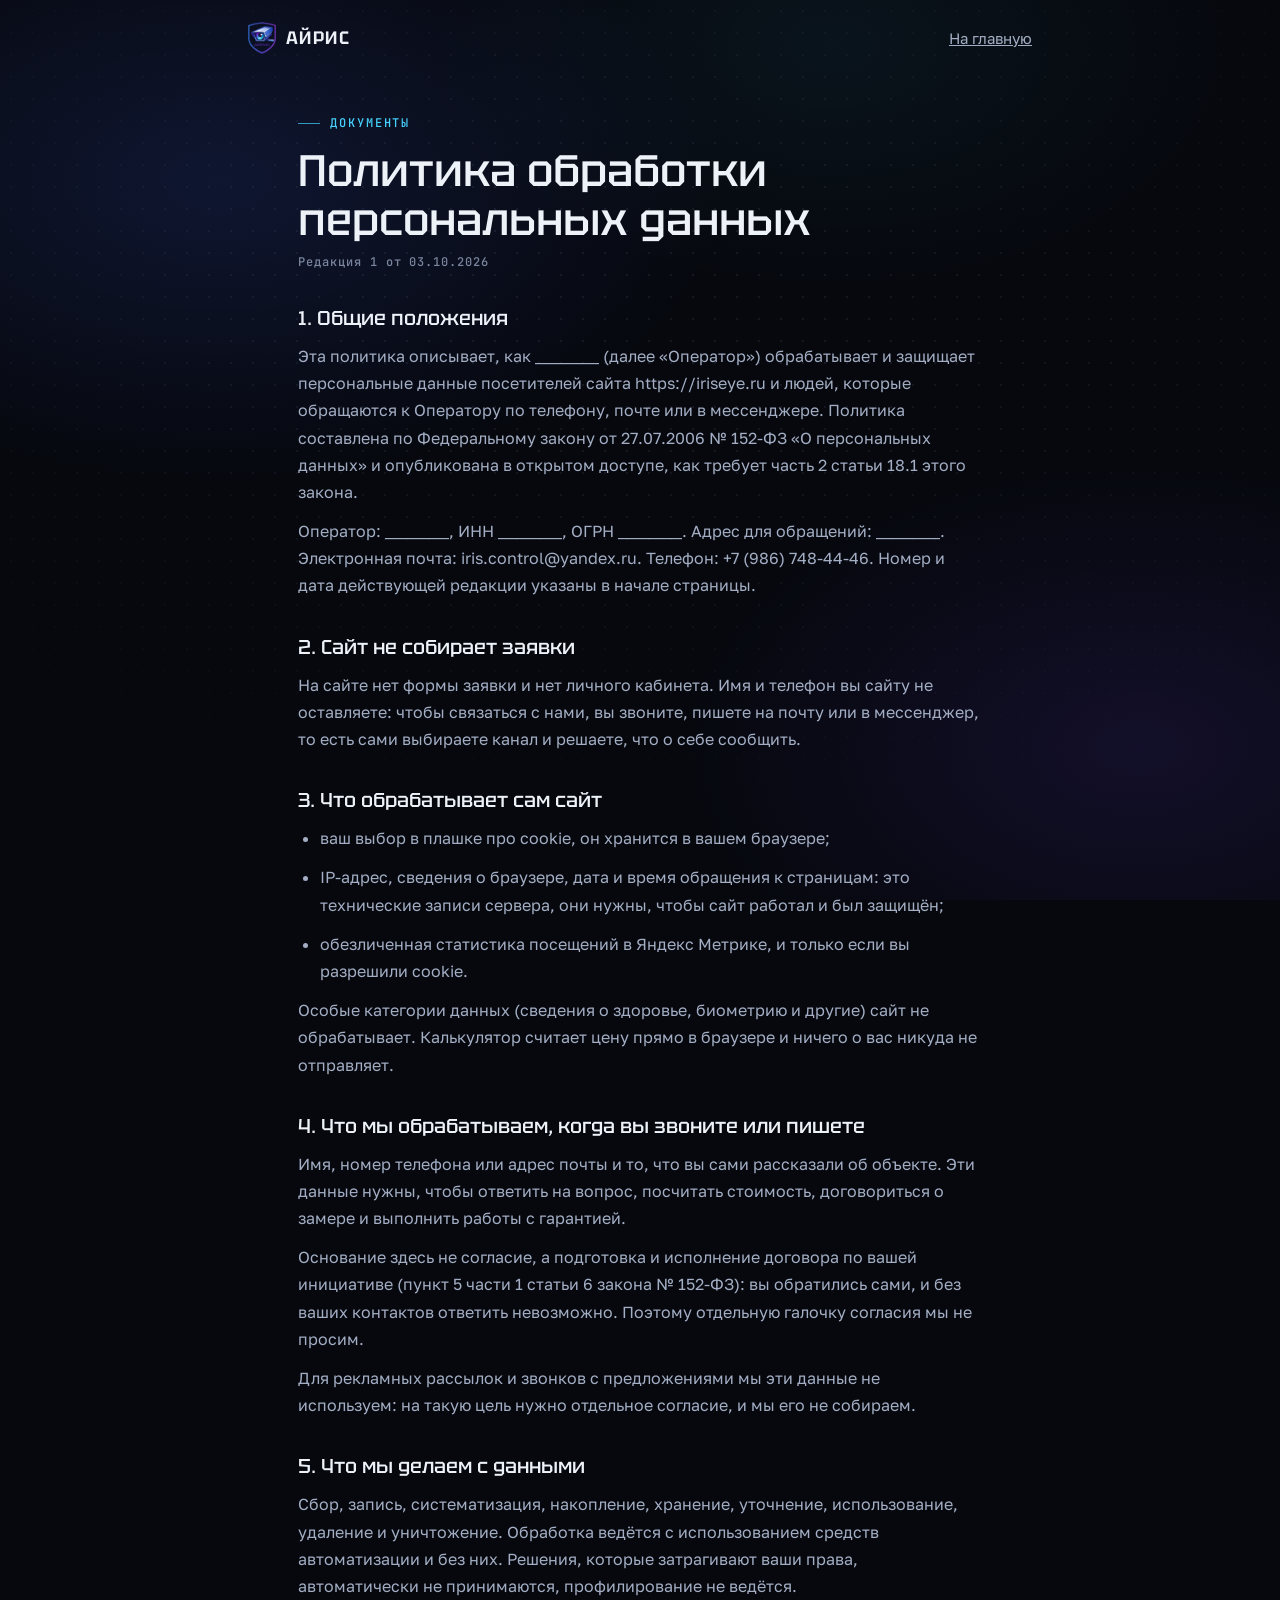
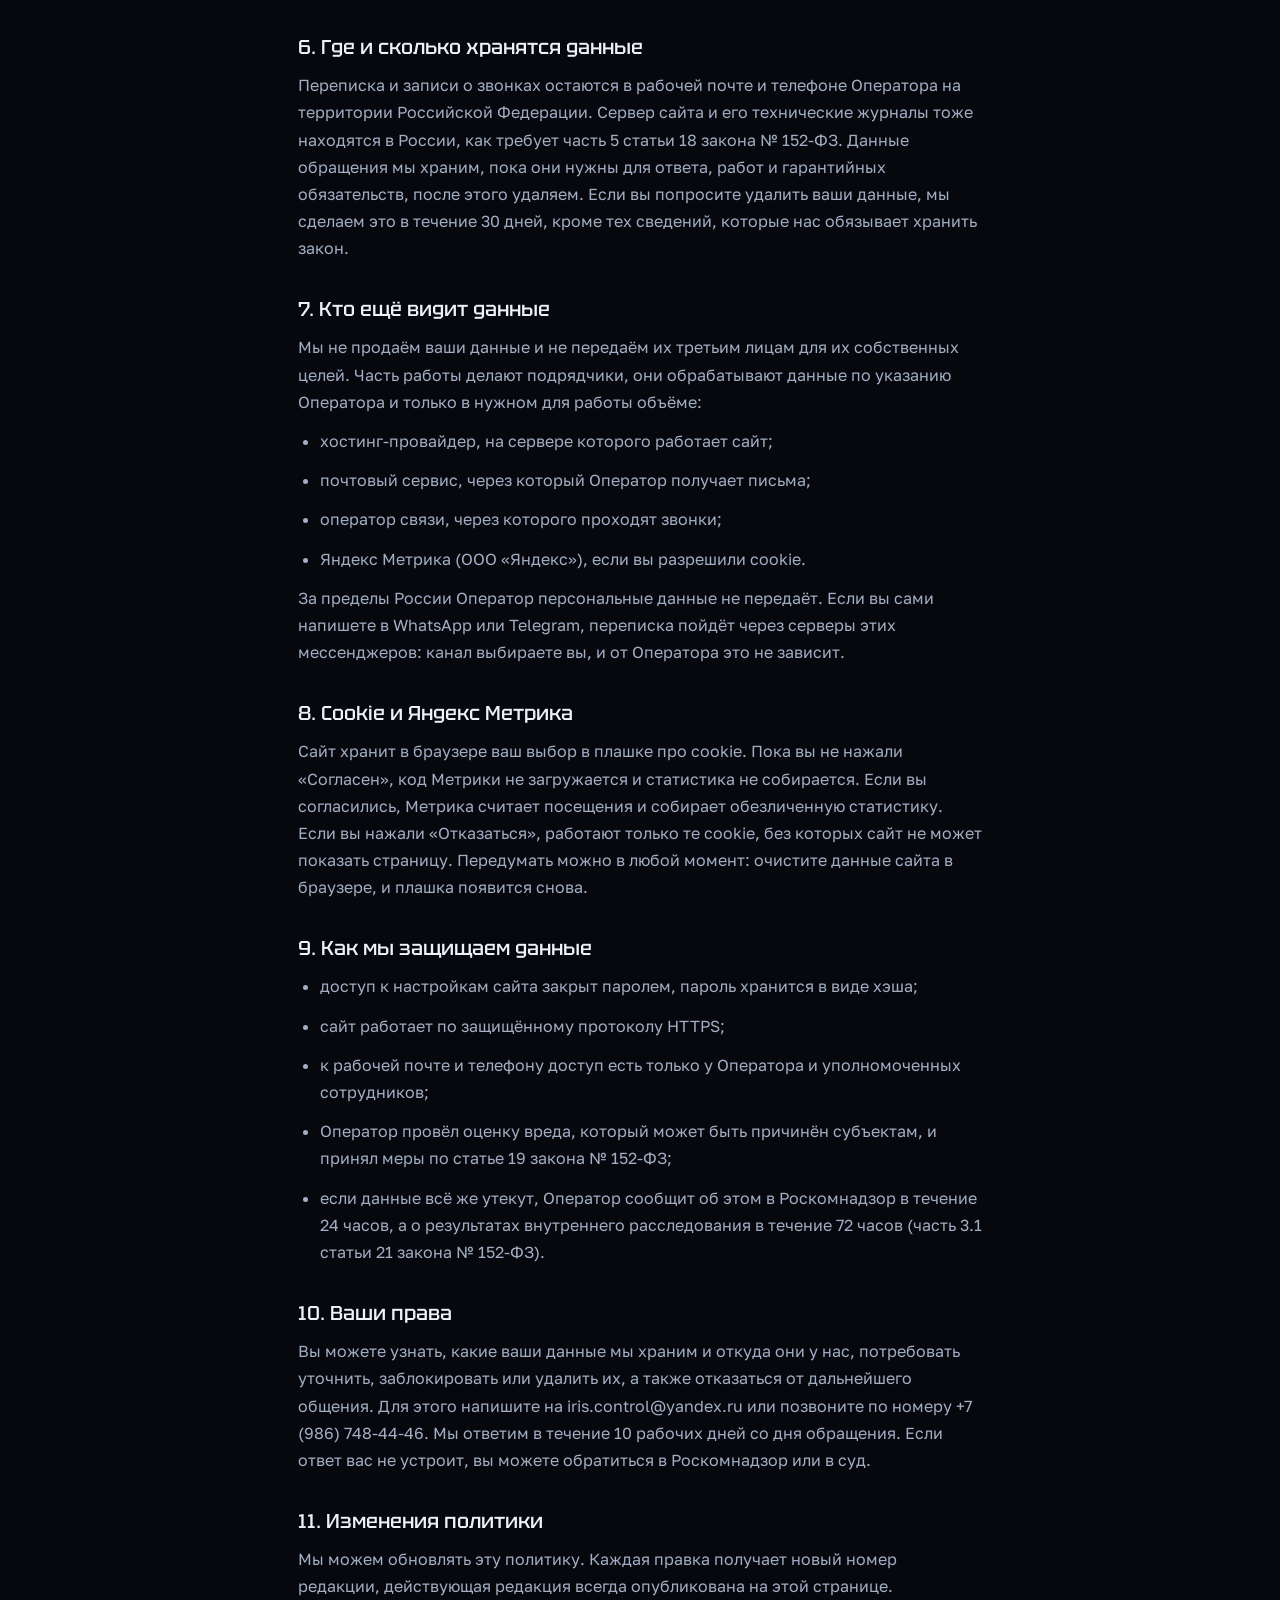
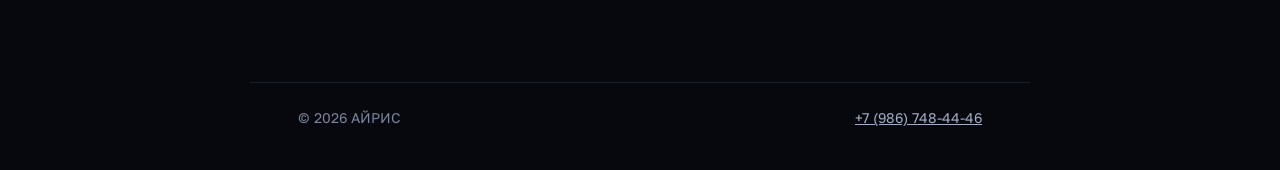
<file: privacy.html>
<!doctype html>
<html lang="ru">
<head>
<meta charset="utf-8">
<meta name="viewport" content="width=device-width, initial-scale=1">
<title>Политика обработки персональных данных · АЙРИС</title>
<meta name="robots" content="noindex, follow">
<meta name="theme-color" content="#06080E">
<link rel="icon" href="./assets/img/favicon-64.png" type="image/png">
<link rel="stylesheet" href="./assets/css/fonts.css">
<link rel="stylesheet" href="./assets/css/site.css?v=55f7d080">
</head>
<body class="doc-page">
<a class="skip" href="#main">Перейти к тексту</a>
<div class="env" aria-hidden="true"><div class="env__glow"></div><div class="env__dots"></div></div>
<header class="doc-head">
  <a class="doc-head__logo" href="./"><img src="./assets/img/logo-160.png" alt="" width="28" height="32"><span>АЙРИС</span></a>
  <a class="doc-head__back" href="./">На главную</a>
</header>
<main id="main" class="doc" tabindex="-1">
  <p class="kicker">Документы</p>
  <h1>Политика обработки персональных данных</h1>
      <p class="doc__meta">Редакция 1 от 03.10.2026</p>
    <div class="doc__body"><h2>1. Общие положения</h2>
<p>Эта политика описывает, как ________ (далее «Оператор») обрабатывает и защищает персональные данные посетителей сайта https://iriseye.ru и людей, которые обращаются к Оператору по телефону, почте или в мессенджере. Политика составлена по Федеральному закону от 27.07.2006 № 152-ФЗ «О персональных данных» и опубликована в открытом доступе, как требует часть 2 статьи 18.1 этого закона.</p>
<p>Оператор: ________, ИНН ________, ОГРН ________. Адрес для обращений: ________. Электронная почта: iris.control@yandex.ru. Телефон: +7 (986) 748-44-46. Номер и дата действующей редакции указаны в начале страницы.</p>
<h2>2. Сайт не собирает заявки</h2>
<p>На сайте нет формы заявки и нет личного кабинета. Имя и телефон вы сайту не оставляете: чтобы связаться с нами, вы звоните, пишете на почту или в мессенджер, то есть сами выбираете канал и решаете, что о себе сообщить.</p>
<h2>3. Что обрабатывает сам сайт</h2>
<ul>
<li>ваш выбор в плашке про cookie, он хранится в вашем браузере;</li>
<li>IP-адрес, сведения о браузере, дата и время обращения к страницам: это технические записи сервера, они нужны, чтобы сайт работал и был защищён;</li>
<li>обезличенная статистика посещений в Яндекс Метрике, и только если вы разрешили cookie.</li>
</ul>
<p>Особые категории данных (сведения о здоровье, биометрию и другие) сайт не обрабатывает. Калькулятор считает цену прямо в браузере и ничего о вас никуда не отправляет.</p>
<h2>4. Что мы обрабатываем, когда вы звоните или пишете</h2>
<p>Имя, номер телефона или адрес почты и то, что вы сами рассказали об объекте. Эти данные нужны, чтобы ответить на вопрос, посчитать стоимость, договориться о замере и выполнить работы с гарантией.</p>
<p>Основание здесь не согласие, а подготовка и исполнение договора по вашей инициативе (пункт 5 части 1 статьи 6 закона № 152-ФЗ): вы обратились сами, и без ваших контактов ответить невозможно. Поэтому отдельную галочку согласия мы не просим.</p>
<p>Для рекламных рассылок и звонков с предложениями мы эти данные не используем: на такую цель нужно отдельное согласие, и мы его не собираем.</p>
<h2>5. Что мы делаем с данными</h2>
<p>Сбор, запись, систематизация, накопление, хранение, уточнение, использование, удаление и уничтожение. Обработка ведётся с использованием средств автоматизации и без них. Решения, которые затрагивают ваши права, автоматически не принимаются, профилирование не ведётся.</p>
<h2>6. Где и сколько хранятся данные</h2>
<p>Переписка и записи о звонках остаются в рабочей почте и телефоне Оператора на территории Российской Федерации. Сервер сайта и его технические журналы тоже находятся в России, как требует часть 5 статьи 18 закона № 152-ФЗ. Данные обращения мы храним, пока они нужны для ответа, работ и гарантийных обязательств, после этого удаляем. Если вы попросите удалить ваши данные, мы сделаем это в течение 30 дней, кроме тех сведений, которые нас обязывает хранить закон.</p>
<h2>7. Кто ещё видит данные</h2>
<p>Мы не продаём ваши данные и не передаём их третьим лицам для их собственных целей. Часть работы делают подрядчики, они обрабатывают данные по указанию Оператора и только в нужном для работы объёме:</p>
<ul>
<li>хостинг-провайдер, на сервере которого работает сайт;</li>
<li>почтовый сервис, через который Оператор получает письма;</li>
<li>оператор связи, через которого проходят звонки;</li>
<li>Яндекс Метрика (ООО «Яндекс»), если вы разрешили cookie.</li>
</ul>
<p>За пределы России Оператор персональные данные не передаёт. Если вы сами напишете в WhatsApp или Telegram, переписка пойдёт через серверы этих мессенджеров: канал выбираете вы, и от Оператора это не зависит.</p>
<h2>8. Cookie и Яндекс Метрика</h2>
<p>Сайт хранит в браузере ваш выбор в плашке про cookie. Пока вы не нажали «Согласен», код Метрики не загружается и статистика не собирается. Если вы согласились, Метрика считает посещения и собирает обезличенную статистику. Если вы нажали «Отказаться», работают только те cookie, без которых сайт не может показать страницу. Передумать можно в любой момент: очистите данные сайта в браузере, и плашка появится снова.</p>
<h2>9. Как мы защищаем данные</h2>
<ul>
<li>доступ к настройкам сайта закрыт паролем, пароль хранится в виде хэша;</li>
<li>сайт работает по защищённому протоколу HTTPS;</li>
<li>к рабочей почте и телефону доступ есть только у Оператора и уполномоченных сотрудников;</li>
<li>Оператор провёл оценку вреда, который может быть причинён субъектам, и принял меры по статье 19 закона № 152-ФЗ;</li>
<li>если данные всё же утекут, Оператор сообщит об этом в Роскомнадзор в течение 24 часов, а о результатах внутреннего расследования в течение 72 часов (часть 3.1 статьи 21 закона № 152-ФЗ).</li>
</ul>
<h2>10. Ваши права</h2>
<p>Вы можете узнать, какие ваши данные мы храним и откуда они у нас, потребовать уточнить, заблокировать или удалить их, а также отказаться от дальнейшего общения. Для этого напишите на iris.control@yandex.ru или позвоните по номеру +7 (986) 748-44-46. Мы ответим в течение 10 рабочих дней со дня обращения. Если ответ вас не устроит, вы можете обратиться в Роскомнадзор или в суд.</p>
<h2>11. Изменения политики</h2>
<p>Мы можем обновлять эту политику. Каждая правка получает новый номер редакции, действующая редакция всегда опубликована на этой странице.</p>
</div>
  </main>
<footer class="doc-foot">
  <span>© 2026 АЙРИС</span>
    <a href="tel:+79867484446">+7 (986) 748-44-46</a>
</footer>
</body>
</html>
</file>
<file: assets/css/fonts.css>
@font-face{font-family:"Golos Text";font-style:normal;font-weight:400;font-display:swap;src:url(../fonts/GolosText-400-cyrillic.woff2) format("woff2");unicode-range:U+0301, U+0400-045F, U+0490-0491, U+04B0-04B1, U+2116}
@font-face{font-family:"Golos Text";font-style:normal;font-weight:400;font-display:swap;src:url(../fonts/GolosText-400-latin.woff2) format("woff2");unicode-range:U+0000-00FF, U+0131, U+0152-0153, U+02BB-02BC, U+02C6, U+02DA, U+02DC, U+0304, U+0308, U+0329, U+2000-206F, U+20AC, U+2122, U+2191, U+2193, U+2212, U+2215, U+FEFF, U+FFFD}
@font-face{font-family:"Golos Text";font-style:normal;font-weight:500;font-display:swap;src:url(../fonts/GolosText-500-cyrillic.woff2) format("woff2");unicode-range:U+0301, U+0400-045F, U+0490-0491, U+04B0-04B1, U+2116}
@font-face{font-family:"Golos Text";font-style:normal;font-weight:500;font-display:swap;src:url(../fonts/GolosText-500-latin.woff2) format("woff2");unicode-range:U+0000-00FF, U+0131, U+0152-0153, U+02BB-02BC, U+02C6, U+02DA, U+02DC, U+0304, U+0308, U+0329, U+2000-206F, U+20AC, U+2122, U+2191, U+2193, U+2212, U+2215, U+FEFF, U+FFFD}
@font-face{font-family:"Golos Text";font-style:normal;font-weight:600;font-display:swap;src:url(../fonts/GolosText-600-cyrillic.woff2) format("woff2");unicode-range:U+0301, U+0400-045F, U+0490-0491, U+04B0-04B1, U+2116}
@font-face{font-family:"Golos Text";font-style:normal;font-weight:600;font-display:swap;src:url(../fonts/GolosText-600-latin.woff2) format("woff2");unicode-range:U+0000-00FF, U+0131, U+0152-0153, U+02BB-02BC, U+02C6, U+02DA, U+02DC, U+0304, U+0308, U+0329, U+2000-206F, U+20AC, U+2122, U+2191, U+2193, U+2212, U+2215, U+FEFF, U+FFFD}
@font-face{font-family:"JetBrains Mono";font-style:normal;font-weight:400;font-display:swap;src:url(../fonts/JetBrainsMono-400-cyrillic.woff2) format("woff2");unicode-range:U+0301, U+0400-045F, U+0490-0491, U+04B0-04B1, U+2116}
@font-face{font-family:"JetBrains Mono";font-style:normal;font-weight:400;font-display:swap;src:url(../fonts/JetBrainsMono-400-latin.woff2) format("woff2");unicode-range:U+0000-00FF, U+0131, U+0152-0153, U+02BB-02BC, U+02C6, U+02DA, U+02DC, U+0304, U+0308, U+0329, U+2000-206F, U+20AC, U+2122, U+2191, U+2193, U+2212, U+2215, U+FEFF, U+FFFD}
@font-face{font-family:"JetBrains Mono";font-style:normal;font-weight:500;font-display:swap;src:url(../fonts/JetBrainsMono-500-cyrillic.woff2) format("woff2");unicode-range:U+0301, U+0400-045F, U+0490-0491, U+04B0-04B1, U+2116}
@font-face{font-family:"JetBrains Mono";font-style:normal;font-weight:500;font-display:swap;src:url(../fonts/JetBrainsMono-500-latin.woff2) format("woff2");unicode-range:U+0000-00FF, U+0131, U+0152-0153, U+02BB-02BC, U+02C6, U+02DA, U+02DC, U+0304, U+0308, U+0329, U+2000-206F, U+20AC, U+2122, U+2191, U+2193, U+2212, U+2215, U+FEFF, U+FFFD}
@font-face{font-family:"Tektur";font-style:normal;font-weight:500;font-display:swap;src:url(../fonts/Tektur-500-cyrillic.woff2) format("woff2");unicode-range:U+0301, U+0400-045F, U+0490-0491, U+04B0-04B1, U+2116}
@font-face{font-family:"Tektur";font-style:normal;font-weight:500;font-display:swap;src:url(../fonts/Tektur-500-latin.woff2) format("woff2");unicode-range:U+0000-00FF, U+0131, U+0152-0153, U+02BB-02BC, U+02C6, U+02DA, U+02DC, U+0304, U+0308, U+0329, U+2000-206F, U+20AC, U+2122, U+2191, U+2193, U+2212, U+2215, U+FEFF, U+FFFD}
@font-face{font-family:"Tektur";font-style:normal;font-weight:600;font-display:swap;src:url(../fonts/Tektur-600-cyrillic.woff2) format("woff2");unicode-range:U+0301, U+0400-045F, U+0490-0491, U+04B0-04B1, U+2116}
@font-face{font-family:"Tektur";font-style:normal;font-weight:600;font-display:swap;src:url(../fonts/Tektur-600-latin.woff2) format("woff2");unicode-range:U+0000-00FF, U+0131, U+0152-0153, U+02BB-02BC, U+02C6, U+02DA, U+02DC, U+0304, U+0308, U+0329, U+2000-206F, U+20AC, U+2122, U+2191, U+2193, U+2212, U+2215, U+FEFF, U+FFFD}
</file>
<file: assets/css/site.css>
/* АЙРИС · стили сайта. Всё движется только через transform и opacity. */

:root{
  --bg:#06080E; --bg-2:#0A0E18;
  --line:rgba(150,170,220,.14); --line-2:rgba(150,170,220,.32);
  --tx:#EDF1F8; --tx-2:#A3AEC4; --tx-3:#7A869E;
  --a1:#3B5BDB; --a2:#6A3FE3; --grad:linear-gradient(120deg,#3B5BDB,#6A3FE3);
  --hud:#46D2FF; --alarm:#FF4A3D; --ok:#3DD68C;
  --f-d:"Tektur",system-ui,sans-serif;
  --f-b:"Golos Text",system-ui,-apple-system,"Segoe UI",sans-serif;
  --f-m:"JetBrains Mono",ui-monospace,Consolas,monospace;
  --ease-out:cubic-bezier(.16,1,.3,1);
  --ease-io:cubic-bezier(.65,0,.35,1);
  --gut:clamp(16px,4vw,48px);
  --tshadow:0 1px 2px rgba(4,6,12,.9),0 3px 12px rgba(4,6,12,.7),0 10px 40px rgba(4,6,12,.7);
  color-scheme:dark;
}

*,*::before,*::after{box-sizing:border-box}
html{overflow-x:hidden;overflow-x:clip;-webkit-text-size-adjust:100%;scroll-padding-top:84px}
html.is-locked{overflow:hidden}
body{margin:0;overflow-x:hidden;overflow-x:clip;background:var(--bg);color:var(--tx);font:400 16px/1.6 var(--f-b);-webkit-font-smoothing:antialiased;text-rendering:optimizeLegibility}
img,svg,canvas{display:block;max-width:100%}
a{color:inherit}
button{font:inherit;color:inherit;background:none;border:0;padding:0;cursor:pointer}
h1,h2,h3{margin:0;font-weight:500}
p{margin:0}
ul{margin:0;padding:0;list-style:none}
:focus-visible{outline:2px solid var(--hud);outline-offset:3px;border-radius:6px}
::selection{background:rgba(70,210,255,.3)}
.sr-only{position:absolute!important;width:1px;height:1px;padding:0;margin:-1px;overflow:hidden;clip:rect(0 0 0 0);white-space:nowrap;border:0}
.skip{position:fixed;left:16px;top:-60px;z-index:200;padding:12px 16px;border-radius:10px;background:var(--a1);color:#fff;text-decoration:none;transition:top .3s var(--ease-out)}
.skip:focus{top:16px}
.i{width:18px;height:18px;flex-shrink:0}
main:focus{outline:none}
[hidden]{display:none!important}

/* ---------- окружение: один слой на всю страницу ---------- */
.env{position:fixed;inset:0;z-index:-1;pointer-events:none;overflow:hidden;background:var(--bg)}
.env__glow{position:absolute;inset:-25%;background:
  radial-gradient(38% 32% at 28% 30%,rgba(59,91,219,.17),transparent 70%),
  radial-gradient(34% 30% at 76% 72%,rgba(106,63,227,.13),transparent 70%),
  radial-gradient(30% 26% at 60% 20%,rgba(70,210,255,.06),transparent 70%);
  animation:envDrift 96s var(--ease-io) infinite alternate;animation-delay:-30s}
@keyframes envDrift{to{transform:translate3d(7%,-5%,0) rotate(9deg) scale(1.08)}}
.env__dots{position:absolute;inset:0;background-image:radial-gradient(rgba(170,190,240,.2) 1px,transparent 1.3px);background-size:22px 22px;
  -webkit-mask-image:radial-gradient(110% 80% at 50% 35%,#000 15%,transparent 75%);mask-image:radial-gradient(110% 80% at 50% 35%,#000 15%,transparent 75%);opacity:.45}
.env__scan{position:absolute;inset:0;background:repeating-linear-gradient(0deg,rgba(255,255,255,.016) 0 1px,transparent 1px 3px)}
.env__grain{position:absolute;inset:-50%;opacity:.07;background-image:url("data:image/svg+xml,%3Csvg xmlns='http://www.w3.org/2000/svg' width='160' height='160'%3E%3Cfilter id='n'%3E%3CfeTurbulence type='fractalNoise' baseFrequency='.85' numOctaves='2' stitchTiles='stitch'/%3E%3CfeColorMatrix values='0 0 0 0 1 0 0 0 0 1 0 0 0 0 1 0 0 0 .55 0'/%3E%3C/filter%3E%3Crect width='100%25' height='100%25' filter='url(%23n)'/%3E%3C/svg%3E");animation:grain 1.4s steps(6) infinite}
@keyframes grain{0%{transform:translate(0,0)}20%{transform:translate(-4%,3%)}40%{transform:translate(3%,-4%)}60%{transform:translate(-2%,-2%)}80%{transform:translate(4%,2%)}100%{transform:translate(0,0)}}
body.paused *,body.paused *::before,body.paused *::after{animation-play-state:paused!important}

/* ---------- кнопки ---------- */
.btn{position:relative;isolation:isolate;overflow:hidden;display:inline-flex;align-items:center;justify-content:center;gap:10px;min-height:50px;padding:0 24px;border-radius:12px;font:600 15px/1 var(--f-b);letter-spacing:.01em;text-decoration:none;color:#fff;white-space:nowrap;transition:transform .5s var(--ease-out),background-color .4s,border-color .4s,box-shadow .5s var(--ease-out)}
.btn--primary{background:var(--grad);box-shadow:0 10px 30px rgba(59,91,219,.28)}
.btn--primary:hover{transform:translateY(-2px);box-shadow:0 16px 40px rgba(80,90,230,.4)}
.btn--ghost{background:rgba(255,255,255,.04);border:1px solid var(--line-2);color:var(--tx)}
.btn--ghost:hover{transform:translateY(-2px);border-color:rgba(160,180,240,.6);background:rgba(255,255,255,.07)}
.btn--sm{min-height:42px;padding:0 18px;font-size:14px;border-radius:10px}
.btn--block{width:100%}
.btn--shine::after{content:"";position:absolute;inset:0;z-index:-1;background:linear-gradient(105deg,transparent 30%,rgba(255,255,255,.34) 50%,transparent 70%);transform:translateX(-130%);animation:shine 5s var(--ease-io) infinite;animation-delay:-1.5s}
@keyframes shine{0%,62%{transform:translateX(-130%)}100%{transform:translateX(130%)}}
.btn--arrow .i{width:0;opacity:0;transform:translateX(-8px);transition:width .45s var(--ease-out),opacity .35s,transform .45s var(--ease-out)}
.btn--arrow:hover .i,.btn--arrow:focus-visible .i{width:18px;opacity:1;transform:none}
.btn[disabled]{opacity:.6;cursor:progress}
.linkbtn{color:var(--tx-2);text-decoration:underline;text-underline-offset:3px;font-size:14px;margin-top:14px}
@media (pointer:coarse){.btn{min-height:48px}}

.kicker{display:inline-flex;align-items:center;gap:10px;font:500 12px/1.2 var(--f-m);letter-spacing:.16em;text-transform:uppercase;color:var(--hud)}
.kicker::before{content:"";width:22px;height:1px;background:currentColor;opacity:.7}
.mini{font:500 11px/1 var(--f-m);letter-spacing:.14em;text-transform:uppercase;color:var(--tx-3);margin:0 0 12px}
.rec{display:inline-block;width:8px;height:8px;border-radius:50%;background:var(--alarm);flex-shrink:0;animation:rec 1.6s ease-in-out infinite}
@keyframes rec{50%{opacity:.2}}
@keyframes spin{to{transform:rotate(360deg)}}
.chips{display:flex;flex-wrap:wrap;gap:8px;margin-top:16px}
.chips li{font:500 12px/1 var(--f-m);letter-spacing:.03em;padding:9px 11px;border:1px solid var(--line-2);border-radius:8px;color:#CBD4E8;background:rgba(4,6,12,.35)}

/* ---------- шапка ---------- */
.nav{position:fixed;left:0;right:0;top:0;z-index:40;height:68px;display:flex;align-items:center;gap:clamp(12px,2.2vw,30px);padding:0 var(--gut);transition:opacity .7s var(--ease-out)}
.nav::before{content:"";position:absolute;inset:0;z-index:-1;background:rgba(6,8,14,.8);-webkit-backdrop-filter:blur(14px);backdrop-filter:blur(14px);border-bottom:1px solid var(--line);opacity:0;transition:opacity .5s}
.nav.is-solid::before{opacity:1}
body.is-intro .nav{opacity:0;pointer-events:none}
.nav__logo{display:flex;align-items:center;gap:10px;color:var(--tx);text-decoration:none}
.nav__logo img{width:30px;height:auto}
.nav__word{font:600 18px/1 var(--f-d);letter-spacing:.08em}
.nav__links{display:flex;gap:clamp(16px,2vw,30px);margin-left:auto}
.nav__links a{position:relative;color:var(--tx-2);text-decoration:none;font-size:15px;transition:color .3s}
.nav__links a::after{content:"";position:absolute;left:0;right:0;bottom:-6px;height:1px;background:var(--hud);transform:scaleX(0);transform-origin:left;transition:transform .45s var(--ease-out)}
.nav__links a:hover{color:var(--tx)}
.nav__links a:hover::after{transform:scaleX(1)}
.nav__phone{display:flex;align-items:center;gap:8px;color:var(--tx);text-decoration:none;font:500 15px/1 var(--f-b);white-space:nowrap}
.nav__phone .i{color:var(--hud)}
.nav__burger{display:none;width:44px;height:44px;border-radius:10px;border:1px solid var(--line-2);position:relative}
.nav__burger i{position:absolute;left:12px;right:12px;height:1.5px;background:var(--tx);transition:transform .4s var(--ease-out)}
.nav__burger i:first-child{top:17px}
.nav__burger i:last-child{top:25px}
.nav__burger[aria-expanded="true"] i:first-child{transform:translateY(4px) rotate(45deg)}
.nav__burger[aria-expanded="true"] i:last-child{transform:translateY(-4px) rotate(-45deg)}
.menu{position:fixed;inset:0;z-index:39;pointer-events:none;padding:100px var(--gut) 40px;background:rgba(6,8,14,.97);display:flex;flex-direction:column;gap:28px;opacity:0;transition:opacity .4s}
.menu.is-open{opacity:1;pointer-events:auto}
.menu nav{display:flex;flex-direction:column;gap:6px}
.menu nav a{font:500 30px/1.3 var(--f-d);color:var(--tx);text-decoration:none;padding:6px 0}
.menu__phone{font:500 22px/1 var(--f-d);color:var(--hud);text-decoration:none}
.menu__hours{color:var(--tx-3)}
@media (max-width:1060px){.nav__links{display:none}.nav__phone{margin-left:auto}.nav__burger{display:block}}
@media (max-width:640px){.nav__phone span,.nav__cta{display:none}.nav__phone{width:44px;height:44px;justify-content:center;border:1px solid var(--line-2);border-radius:10px}}

/* ---------- заставка ---------- */
.intro{position:fixed;inset:0;z-index:100;display:grid;place-items:center;touch-action:none;cursor:pointer;-webkit-user-select:none;user-select:none}
.aperture{position:absolute;inset:0;width:100%;height:100%}
.blade{fill:#070A12;stroke:rgba(120,140,210,.24);stroke-width:.3;stroke-opacity:0;transition:stroke-opacity .2s}
.intro.is-opening .blade{stroke-opacity:1}
.intro__line{position:absolute;left:8%;right:8%;top:50%;height:1px;background:linear-gradient(90deg,transparent,#A9BCFF 30%,#E6EEFF 50%,#A9BCFF 70%,transparent);transform:scaleX(0);opacity:0}
.intro__vf{position:absolute;inset:0;pointer-events:none}
.intro__vf i{position:absolute;width:30px;height:30px;border:0 solid rgba(200,215,255,.55);opacity:0}
.intro__vf i:nth-child(1){left:24px;top:24px;border-left-width:1.5px;border-top-width:1.5px}
.intro__vf i:nth-child(2){right:24px;top:24px;border-right-width:1.5px;border-top-width:1.5px}
.intro__vf i:nth-child(3){left:24px;bottom:24px;border-left-width:1.5px;border-bottom-width:1.5px}
.intro__vf i:nth-child(4){right:24px;bottom:24px;border-right-width:1.5px;border-bottom-width:1.5px}
.intro__osd{position:absolute;display:flex;align-items:center;gap:8px;font:500 11px/1 var(--f-m);letter-spacing:.14em;color:rgba(214,225,250,.72);opacity:0}
.intro__osd--tl{left:40px;top:40px}
.intro__osd--tr{right:40px;top:40px}
.intro__osd--bl{left:40px;bottom:40px}
.intro__osd--br{right:40px;bottom:40px}
.intro__core{position:relative;width:min(56vmin,340px);aspect-ratio:1;display:grid;place-items:center}
.intro__rings{position:absolute;inset:0;width:100%;height:100%;overflow:visible;opacity:0}
.ring{fill:none;stroke-width:1}
.ring--track{stroke:rgba(140,160,220,.14)}
.ring--load{stroke:var(--hud);stroke-width:1.6;stroke-linecap:round;stroke-dasharray:100;stroke-dashoffset:100;transition:stroke-dashoffset .35s linear}
.ring--dash{stroke:rgba(120,132,255,.62);stroke-dasharray:2 6}
.ring-spin{transform-box:fill-box;transform-origin:center;animation:spin 20s linear infinite}
.ring--in{stroke:rgba(170,184,255,.5);stroke-dasharray:100;stroke-dashoffset:100}
.ticks line{stroke:rgba(180,196,240,.38);stroke-width:1}
.intro__logo{position:relative;width:44%;aspect-ratio:450/512}
.intro__logo img{position:absolute;inset:0;width:100%;height:100%}
.intro__soft{filter:blur(16px);opacity:0}
.intro__sharp{opacity:0}
.intro__glint{position:absolute;inset:0;overflow:hidden;-webkit-mask:url(../img/logo-512.png) center/contain no-repeat;mask:url(../img/logo-512.png) center/contain no-repeat}
.intro__glint::before{content:"";position:absolute;top:-10%;bottom:-10%;left:-60%;width:60%;background:linear-gradient(100deg,transparent,rgba(255,255,255,.9) 50%,transparent);transform:translateX(-100%)}
.intro.is-glint .intro__glint::before{transition:transform .9s var(--ease-io);transform:translateX(380%)}
.intro__sub{position:absolute;left:0;right:0;top:calc(50% + min(28vmin,170px) + 26px);text-align:center;font:500 13px/1 var(--f-m);letter-spacing:.42em;color:#D3DCF2;opacity:0;padding-left:.42em}
.intro__hint{position:absolute;left:0;right:0;bottom:30px;text-align:center;font-size:12px;color:var(--tx-3);opacity:0;transition:opacity .6s}
.intro.show-hint .intro__hint{opacity:1}
@media (max-width:600px){.intro__osd--tl,.intro__osd--bl{left:30px}.intro__osd--tr,.intro__osd--br{right:30px}.intro__osd--tl,.intro__osd--tr{top:30px}.intro__osd--bl,.intro__osd--br{bottom:30px}.intro__vf i:nth-child(n){width:22px;height:22px}.intro__sub{font-size:11px;letter-spacing:.3em}}

/* ---------- герой ---------- */
.hero{position:relative;height:100vh;height:100svh}
.stage{position:sticky;top:0;height:100vh;height:100lvh;overflow:hidden;overflow:clip;isolation:isolate;background:#04060B}
.stage__amb{position:absolute;inset:-8%;width:116%;height:116%;max-width:none;opacity:0;transition:opacity 1s}
.stage.is-flank .stage__amb{opacity:1}
.stage__frame{position:absolute;left:0;top:0;width:100%;height:100%;overflow:hidden;overflow:clip;background:#05070C}
.stage.is-flank .stage__frame{box-shadow:0 0 0 1px rgba(140,160,220,.14),0 40px 140px rgba(0,0,0,.65)}
.stage__poster{position:absolute;inset:0;width:100%;height:100%;object-fit:cover}
.stage__v{position:absolute;inset:0;width:100%;height:100%;object-fit:cover;opacity:0;transition:opacity .7s}
.stage.video-ready .v-fwd{opacity:1}
.v-rev{transition:none}
.stage__shade{position:absolute;inset:0;pointer-events:none;background:linear-gradient(180deg,rgba(4,6,12,.74),rgba(4,6,12,.46) 92px,rgba(4,6,12,0) 175px)}
.stage.rev .v-rev{opacity:1}
.stage.video-failed .stage__v{display:none}
/* телефон: такты по свайпу, герой на один экран, плашки меняются плавно */
@property --k{syntax:"<number>";initial-value:0;inherits:true}
.hero.is-beats{height:100vh;height:100svh}
.hero.is-beats .plate{transition:opacity .5s var(--ease-out),--k .9s var(--ease-out),visibility 0s linear .5s}
.hero.is-beats .plate.is-on{transition:opacity .5s var(--ease-out),--k .9s var(--ease-out),visibility 0s}
.stage__shade{position:absolute;inset:0;pointer-events:none;background:
  radial-gradient(130% 95% at 50% 45%,transparent 50%,rgba(4,6,12,.5) 100%),
  linear-gradient(to bottom,rgba(4,6,12,.45),transparent 16%,transparent 78%,rgba(4,6,12,.5))}
.stage.is-full .stage__shade{background:
  radial-gradient(130% 95% at 50% 40%,transparent 45%,rgba(4,6,12,.45) 100%),
  linear-gradient(to bottom,rgba(4,6,12,.6),transparent 18%,transparent 48%,rgba(4,6,12,.82) 100%)}
.stage__alarm{position:absolute;inset:0;pointer-events:none;background:radial-gradient(ellipse at center,transparent 38%,rgba(255,40,28,.3));opacity:0;transition:opacity .5s}
.stage.is-alarm .stage__alarm{opacity:1;animation:alarmPulse 1.1s ease-in-out infinite}
@keyframes alarmPulse{50%{opacity:.4}}
.stage__ui{position:absolute;left:0;right:0;top:0;height:100vh;height:100svh;z-index:3;pointer-events:none}
.stage__ui .plate,.stage__ui a,.stage__ui button{pointer-events:auto}
.hero__consult{position:absolute;left:50%;top:clamp(132px,23vh,320px);z-index:4;width:min(92vw,760px);display:flex;flex-direction:column;align-items:center;gap:18px;transform:translateX(-50%);text-align:center;pointer-events:none;opacity:0;visibility:hidden;transition:opacity .45s var(--ease-out),visibility 0s linear .45s;text-shadow:var(--tshadow)}
.hero__consult.is-on,html.is-static .hero__consult{pointer-events:auto;opacity:1;visibility:visible;transition:opacity .45s var(--ease-out),visibility 0s}
html:not(.is-static) .hero__consult:not(.is-on) a{pointer-events:none}
.hero__consult-info{display:flex;align-items:center;justify-content:center;gap:14px;color:var(--tx)}
.hero__consult-info img{width:52px;height:auto;filter:drop-shadow(0 0 14px rgba(70,210,255,.24))}
.hero__consult-name{font:600 clamp(28px,2.7vw,46px)/1 var(--f-d);letter-spacing:.08em}
.hero__consult-services{max-width:100%;color:var(--tx);font:500 clamp(13px,1.25vw,18px)/1.4 var(--f-m);letter-spacing:.12em;text-transform:uppercase}
.hero__consult-btn{min-width:280px;min-height:56px}
.hero__consult-btn .i{color:var(--hud)}
@media (min-width:1061px){
  .hero__consult{left:auto;right:clamp(28px,7vw,130px);top:clamp(180px,34vh,360px);width:min(46vw,860px);transform:none}
}

.osd{position:absolute;inset:0;pointer-events:none;font:500 11px/1 var(--f-m);letter-spacing:.09em;color:rgba(232,238,255,.88);text-shadow:0 1px 2px rgba(0,0,0,.85)}
.osd>*{position:absolute;white-space:nowrap}
.osd__tl{left:14px;top:82px;display:flex;align-items:center;gap:8px}
.osd__tr{right:14px;top:82px}
.osd__bl{left:14px;bottom:14px;color:rgba(232,238,255,.66)}

.stage.is-full .osd__bl{display:none}
.osd__flash{left:50%;top:112px;transform:translateX(-50%);padding:7px 10px;border-radius:6px;color:#FF7468;background:rgba(40,6,8,.62);border:1px solid rgba(255,74,61,.55);opacity:0;transition:opacity .3s}

.stage.is-alarm .osd__flash{opacity:1;animation:blink 1s steps(1) infinite}
@keyframes blink{50%{opacity:.35}}


.stage__load{position:absolute;right:18px;bottom:18px;display:flex;align-items:center;gap:8px;padding:8px 12px;border-radius:999px;background:rgba(6,8,14,.6);border:1px solid var(--line);font:500 11px/1 var(--f-m);letter-spacing:.1em;color:var(--tx-2);opacity:0;transition:opacity .6s}
.stage__load.is-on{opacity:1}
.stage__load svg{width:16px;height:16px}
.stage__load circle{fill:none;stroke:var(--line-2);stroke-width:2.4}
.stage__load circle.v{stroke:var(--hud);stroke-dasharray:100;stroke-dashoffset:100;transition:stroke-dashoffset .3s linear}
.stage.is-full .stage__load{bottom:auto;top:108px;right:14px}
.stage__cue{position:absolute;left:50%;bottom:26px;transform:translateX(-50%);display:flex;flex-direction:column;align-items:center;gap:10px;font:500 11px/1 var(--f-m);letter-spacing:.24em;text-transform:uppercase;color:var(--tx-2);opacity:0;transition:opacity .6s}
.stage__cue.is-on{opacity:1}
.stage__cue i{width:1px;height:38px;background:linear-gradient(var(--hud),transparent);transform-origin:top;animation:cue 2.2s var(--ease-io) infinite}
@keyframes cue{0%{transform:scaleY(0)}50%{transform:scaleY(1)}100%{transform:scaleY(1);opacity:0}}
.stage.is-full .stage__cue{bottom:auto;top:calc(100svh - 120px)}

/* плашки */
.plate{position:absolute;left:0;top:0;z-index:5;width:var(--pw,400px);padding:22px 24px 24px;border-radius:16px;
  background:linear-gradient(160deg,rgba(20,26,46,.9),rgba(8,11,22,.86));border:1px solid rgba(140,160,220,.2);
  box-shadow:0 30px 80px rgba(0,0,0,.45);opacity:0;visibility:hidden;--k:0;
  transform:translate3d(var(--x,0px),var(--y,0px),0)}
.plate.is-on{visibility:visible}
.plate__kicker{display:flex;align-items:center;gap:9px;margin:0 0 14px;font:500 12px/1.3 var(--f-m);letter-spacing:.14em;color:var(--hud)}
.plate__title{font:500 clamp(24px,2.2vw,34px)/1.1 var(--f-d);letter-spacing:-.005em;margin:0 0 12px}
.plate__title--xl{font-size:clamp(34px,4vw,60px);line-height:1.02}
.plate__text{color:var(--tx-2);font-size:clamp(15px,1.02vw,17px);line-height:1.55}
.plate__quote{margin:16px 0 0;padding:14px 16px;border-left:2px solid var(--hud);background:rgba(70,210,255,.06);border-radius:0 10px 10px 0}
.plate__quote p{font-size:15px;line-height:1.5;color:var(--tx)}
.plate__quote footer{margin-top:6px;font:500 12px/1 var(--f-m);color:var(--tx-3)}
.plate__static-cta{display:none}
.status{margin-top:16px;display:grid;gap:6px}
.status li{display:flex;justify-content:space-between;align-items:center;padding:9px 12px;border-radius:9px;background:rgba(4,6,12,.45);border:1px solid var(--line);font:500 12px/1 var(--f-m);letter-spacing:.04em;transition:border-color .3s,background-color .3s}
.status b{font-weight:500;color:var(--ok);display:flex;align-items:center;gap:7px}
.status b::before{content:"";width:7px;height:7px;border-radius:50%;background:currentColor}
.status li.is-hot{border-color:rgba(255,74,61,.6);background:rgba(60,8,10,.5)}
.status li.is-hot b{color:#FF6B60}
.status li.is-hot b::before{animation:rec .8s steps(1) infinite}
.status li.is-idle b{color:var(--tx-3)}

.plate--cta{width:var(--pw,480px);text-align:center;padding:30px 28px 24px;background:none;border:0;overflow:hidden;
  box-shadow:0 40px 120px rgba(0,0,0,.65);transform-origin:var(--ox,50%) var(--oy,50%);
  transform:translate3d(var(--x,0px),var(--y,0px),0) scale(calc(.9 + .1*var(--k)))}
.plate--cta::before{content:"";position:absolute;inset:-90%;background:conic-gradient(from 0deg,transparent 0 60%,rgba(106,120,255,.95) 71%,rgba(70,210,255,.95) 78%,transparent 88%);animation:spin 6s linear infinite;animation-play-state:paused}
.plate--cta.is-on::before{animation-play-state:running}
.plate--cta::after{content:"";position:absolute;inset:1.5px;border-radius:15px;background:linear-gradient(170deg,#121A36,#0A0F1F 62%)}
.plate--cta>*{position:relative;z-index:1}
.plate--cta .plate__title{font-size:clamp(24px,2.3vw,34px)}
.plate__actions{display:flex;flex-wrap:wrap;justify-content:center;gap:10px;margin-top:20px}
.plate__msg{display:flex;justify-content:center;gap:22px;margin-top:16px}
.plate__msg a{display:inline-flex;align-items:center;gap:7px;color:var(--tx-2);text-decoration:none;font-size:14px;transition:color .3s}
.plate__msg a:hover{color:var(--tx)}

/* огонёк по рамке (Border Trail) */
.trail{position:absolute;inset:0;border-radius:inherit;pointer-events:none;overflow:visible}
.trail i{position:absolute;left:0;top:0;width:80px;height:2px;border-radius:2px;background:linear-gradient(90deg,transparent,#8FE6FF);offset-path:inset(0 round 16px);offset-distance:calc(var(--k)*100%);offset-rotate:auto;opacity:min(calc(var(--k)*10),calc((1 - var(--k))*8),1)}
@supports not (offset-path:inset(0 round 1px)){.trail{display:none}}

/* входы текста: всё от --k (0..1), обратимо при прокрутке вверх */
.w{display:inline-block;white-space:nowrap}
.fx-sub{--ks:clamp(0,(var(--k) - .34)*3,1);opacity:var(--ks);transform:translateY(calc((1 - var(--ks))*10px))}
.fx-chips>*{--kc:clamp(0,(var(--k) - .5 - var(--i,0)*.07)*4,1);opacity:var(--kc);transform:translateY(calc((1 - var(--kc))*8px))}
.fx-btns{--kb:clamp(0,(var(--k) - .7)*4,1);opacity:var(--kb);transform:translateY(calc((1 - var(--kb))*12px))}
.plate--cta .fx-sub{--ks:clamp(0,(var(--k) - .5)*4,1)}
.fx-blur{position:relative;--kb2:clamp(0,var(--k)*1.35,1);transform:scale(calc(1.035 - .035*var(--kb2)));transform-origin:left center}
.fx-blur .fx-sharp{display:block;opacity:var(--kb2)}
.fx-blur .fx-soft{position:absolute;inset:0;filter:blur(12px);opacity:calc(1 - var(--kb2))}
.fx-cut .w{overflow:hidden;vertical-align:top;padding:.08em 0 .16em;margin:-.08em 0 -.16em}
.fx-cut .c{display:inline-block;--kc:clamp(0,(var(--k) - var(--th,0))*4,1);transform:translateY(calc((1 - var(--kc))*112%))}
.fx-door .w{--kc:clamp(0,(var(--k) - var(--th,0))*3,1);opacity:var(--kc);transform:translateX(calc((1 - var(--kc))*var(--jx,0px)))}
.fx-punch .w{--kc:clamp(0,(var(--k) - var(--th,0))*3,1);--kp:clamp(0,(var(--k) - var(--th,0) - .14)*3,1);opacity:var(--kc);transform:scale(calc(.6 + .52*var(--kc) - .12*var(--kp)));transform-origin:left 70%}
.fx-drop .w{--kc:clamp(0,(var(--k) - var(--th,0))*3,1);opacity:var(--kc);transform:translateY(calc((1 - var(--kc))*-22px))}
.fx-rise .w{--kc:clamp(0,(var(--k) - var(--th,0))*3,1);opacity:var(--kc);transform:translateY(calc((1 - var(--kc))*26px))}

/* ---------- разделы ---------- */
.wrap{max-width:1220px;margin:0 auto}
.section{position:relative;padding:clamp(90px,13vh,150px) var(--gut)}
.sec-head{max-width:760px}
.sec-head--center{margin:0 auto;text-align:center}
.sec-head--center .kicker::after{content:"";width:22px;height:1px;background:currentColor;opacity:.7}
.h2{font:500 clamp(32px,4.4vw,58px)/1.04 var(--f-d);letter-spacing:-.01em;margin:18px 0 18px}
.lead{max-width:60ch;color:var(--tx-2);font-size:clamp(16px,1.25vw,19px);line-height:1.6}
.sec-head--center .lead{margin:0 auto}
.lead a{color:var(--tx);text-underline-offset:3px}

.js [data-reveal]{opacity:0;transform:translateY(26px);transition:opacity 1s var(--ease-out),transform 1s var(--ease-out);transition-delay:calc(var(--i,0)*80ms)}
.js [data-reveal].in{opacity:1;transform:none}
.js [data-reveal].settled{transition-delay:0s}

.hero-end{display:block;height:1px}

.manifesto{padding:clamp(110px,18vh,200px) var(--gut) clamp(40px,8vh,90px)}
.manifesto__text{max-width:21ch;font:500 clamp(32px,5.4vw,76px)/1.1 var(--f-d);letter-spacing:-.012em}
.manifesto__text .w{opacity:.14;transition:opacity .45s var(--ease-out)}
.manifesto__text .w.on{opacity:1}
.no-js .manifesto__text .w{opacity:1}

/* услуги */
.svc{display:grid;grid-template-columns:minmax(230px,300px) minmax(0,1fr);gap:28px;margin-top:50px}
.svc__tabs{position:relative;display:flex;flex-direction:column;gap:8px}
.svc__ind{position:absolute;left:0;top:0;width:100%;height:var(--h,58px);border-radius:12px;border:1px solid rgba(110,124,255,.65);background:rgba(59,91,219,.12);transform:translateY(var(--y,0px));transition:transform .55s var(--ease-out)}
.svc__tab{position:relative;display:flex;align-items:center;gap:14px;min-height:58px;padding:0 18px;border-radius:12px;text-align:left;font:500 16px/1.2 var(--f-b);color:var(--tx-2);border:1px solid var(--line);transition:color .3s}
.svc__tab[aria-selected="true"]{color:var(--tx);border-color:transparent}
.svc__tab .n{font:500 12px/1 var(--f-m);color:var(--hud)}
.svc__card{position:relative;overflow:hidden;overflow:clip;border-radius:20px;border:1px solid var(--line);background:linear-gradient(160deg,rgba(18,24,42,.75),rgba(8,11,22,.75))}
.svc__pan{position:relative;display:grid;grid-template-columns:minmax(0,.85fr) minmax(0,1.15fr);gap:30px;padding:22px}
.svc__pan[hidden]{display:none}
.svc__pan.is-enter{animation:panIn .7s var(--ease-out)}
@keyframes panIn{from{opacity:0;transform:translateY(14px)}}
.svc__img{margin:0;border-radius:14px;overflow:hidden;aspect-ratio:4/5;background:#0B1020}
.svc__img img{width:100%;height:100%;object-fit:cover;transition:transform 1.2s var(--ease-out)}
.svc__card:hover .svc__img img{transform:scale(1.03)}
.svc__body{padding:10px 6px 6px 0}
.svc__desc{font-size:clamp(17px,1.35vw,20px);line-height:1.5;color:var(--tx);margin:0 0 26px;max-width:40ch}
.checks{display:grid;gap:10px;margin:0 0 26px}
.checks li{display:flex;gap:12px;align-items:flex-start;color:var(--tx-2);line-height:1.45}
.checks .i{color:var(--hud);margin-top:2px}
.spot{position:absolute;left:0;top:0;width:620px;height:620px;margin:-310px 0 0 -310px;border-radius:50%;background:radial-gradient(closest-side,rgba(70,210,255,.1),transparent);transform:translate(var(--mx,-2000px),var(--my,-2000px));pointer-events:none;opacity:0;transition:opacity .5s}
.svc__card:hover .spot,.callcard:hover .spot{opacity:1}

/* почему мы */
.stats{display:grid;grid-template-columns:repeat(4,minmax(0,1fr));margin:56px 0 30px;border:1px solid var(--line);border-radius:20px;overflow:hidden}
.stats li{padding:28px 26px;border-left:1px solid var(--line)}
.stats li:first-child{border-left:0}
.stats b{display:block;font:500 clamp(34px,3.6vw,54px)/1 var(--f-d);font-weight:500;letter-spacing:-.01em;background:linear-gradient(120deg,#EDF1F8,#9FB0E8);-webkit-background-clip:text;background-clip:text;color:transparent}
.stats span{display:block;margin-top:12px;color:var(--tx-2);font-size:15px;line-height:1.45;max-width:22ch}
.why__grid{display:grid;grid-template-columns:repeat(4,minmax(0,1fr));gap:14px}
.tile{position:relative;padding:26px 24px 28px;border-radius:18px;border:1px solid var(--line);background:rgba(12,17,30,.55);transition:border-color .4s,transform .5s var(--ease-out)}
.tile:hover{border-color:rgba(110,124,255,.5);transform:translateY(-4px)}
.tile h3{font:500 20px/1.2 var(--f-d);margin:20px 0 10px}
.tile p{color:var(--tx-2);line-height:1.55;font-size:15px}
.iris{width:48px;height:48px}
.iris circle{fill:none;stroke:var(--hud);stroke-width:1.4}
.iris circle:nth-child(1){stroke:rgba(110,124,255,.7);stroke-dasharray:100;stroke-dashoffset:100;transition:stroke-dashoffset 1.4s var(--ease-out) .2s}
.iris circle:nth-child(2){stroke-dasharray:100;stroke-dashoffset:100;transition:stroke-dashoffset 1.2s var(--ease-out) .45s}
.iris circle:nth-child(3){fill:var(--hud);stroke:none;opacity:0;transition:opacity .6s .9s}
.in .iris circle:nth-child(1),.in .iris circle:nth-child(2){stroke-dashoffset:0}
.in .iris circle:nth-child(3){opacity:1}

/* калькулятор */
.calc__grid{display:grid;grid-template-columns:minmax(0,1fr) minmax(300px,390px);gap:28px;margin-top:48px;align-items:start}
.step{margin:0 0 14px;padding:20px 20px 22px;border:1px solid var(--line);border-radius:18px;background:rgba(12,17,30,.5);min-width:0}
.step legend{float:left;width:100%;padding:0;margin:0 0 16px;display:flex;align-items:center;gap:12px;font:500 17px/1.2 var(--f-b)}
.step__n{display:grid;place-items:center;width:28px;height:28px;border-radius:50%;border:1px solid rgba(110,124,255,.6);font:500 12px/1 var(--f-m);color:var(--hud)}
.opts{clear:both;display:grid;grid-template-columns:repeat(auto-fit,minmax(150px,1fr));gap:8px}
.opts--4{grid-template-columns:repeat(4,minmax(0,1fr))}
.opts--col{grid-template-columns:1fr}
.opts--2{grid-template-columns:repeat(2,minmax(0,1fr))}
.step__hint{clear:both;margin:10px 2px 0;font:500 12px/1.4 var(--f-m);letter-spacing:.04em;color:var(--hud);opacity:.85}
.step.is-off .opts{opacity:.38;pointer-events:none}
.step.is-off legend{opacity:.55}
.price__est{display:block;font-size:.72em;line-height:1.2}
.opt{position:relative;display:block}
.opt input{position:absolute;inset:0;width:100%;height:100%;margin:0;opacity:0;cursor:pointer}
.opt>span{display:flex;align-items:center;justify-content:space-between;gap:10px;min-height:50px;padding:0 16px;border:1px solid var(--line-2);border-radius:11px;color:var(--tx-2);font-size:15px;transition:border-color .3s,background-color .3s,color .3s}
.opt input:checked+span{border-color:#6F7DFF;background:rgba(59,91,219,.17);color:var(--tx)}
.opt input:focus-visible+span{outline:2px solid var(--hud);outline-offset:2px}
.opt:hover>span{border-color:rgba(160,180,240,.55)}
.opt em{font-style:normal;font:500 12px/1 var(--f-m);color:var(--hud);white-space:nowrap}
.opt--check>span{justify-content:flex-start}
.opt--check>span::before{content:"";flex:0 0 18px;height:18px;border-radius:5px;border:1.5px solid var(--line-2);transition:background-color .3s,border-color .3s}
.opt--check input:checked+span::before{background:var(--a1) url("data:image/svg+xml,%3Csvg xmlns='http://www.w3.org/2000/svg' viewBox='0 0 24 24'%3E%3Cpath d='M5 12.5l4.5 4.5L19 7.5' fill='none' stroke='white' stroke-width='3' stroke-linecap='round' stroke-linejoin='round'/%3E%3C/svg%3E") center/13px no-repeat;border-color:var(--a1)}
.opt--check em{margin-left:auto}
.opt.is-off{opacity:.38;pointer-events:none}
.calc__res{position:sticky;top:92px;overflow:hidden;overflow:clip;padding:28px 26px 26px;border-radius:20px;text-align:center;background:linear-gradient(165deg,#111A36,#0A0F1F);border:1px solid rgba(110,124,255,.38)}
.calc__iris{width:118px;height:118px;margin:0 auto 14px}
.calc__iris circle{fill:none}
.calc__iris .t{stroke:rgba(140,160,220,.18);stroke-width:2}
.calc__iris .v{stroke:var(--hud);stroke-width:2.4;stroke-linecap:round;stroke-dasharray:100;stroke-dashoffset:100;transition:stroke-dashoffset .8s var(--ease-out)}
.calc__iris .r2 circle{stroke:rgba(120,132,255,.7);stroke-width:1.5;stroke-dasharray:6 4}
.calc__iris .r2,.calc__iris .r3{transform-box:fill-box;transform-origin:center;transition:transform .8s var(--ease-out)}
.calc__iris .r3 circle{stroke:rgba(170,184,255,.55);stroke-width:1.2}
.calc__iris .c{fill:var(--hud);transition:transform .8s var(--ease-out);transform-box:fill-box;transform-origin:center}
.price{font:500 clamp(36px,3.5vw,48px)/1 var(--f-d);letter-spacing:-.01em;margin:8px 0 18px;white-space:nowrap}
.nf{display:inline-flex;vertical-align:top}
.nf__d{display:inline-block;height:1.12em;overflow:hidden}
.nf__col{display:flex;flex-direction:column;transform:translateY(calc(var(--d,0)*-1.12em));transition:transform .75s var(--ease-out)}
.nf__col>span{display:block;height:1.12em;line-height:1.12em}
.nf__sp{display:inline-block;width:.3em}
.calc__lines{margin:0 0 16px;text-align:left;font-size:14px;color:var(--tx-2)}
.calc__lines li{display:flex;justify-content:space-between;gap:12px;padding:9px 0;border-top:1px dashed var(--line)}
.calc__lines b{font-weight:500;color:var(--tx);white-space:nowrap}
.calc__note{font-size:13px;line-height:1.5;color:var(--tx-3);margin:0 0 18px}

/* объекты */
.works__grid{display:grid;grid-template-columns:repeat(3,minmax(0,1fr));grid-auto-rows:clamp(190px,21vw,300px);gap:14px;margin-top:48px}
.work{position:relative;overflow:hidden;overflow:clip;border-radius:16px;background:#0B1020}
.work:first-child{grid-column:span 2;grid-row:span 2}
.work::before,.work::after{content:"";position:absolute;left:0;right:0;height:50.5%;z-index:3;background:#0B1020;transition:transform 1.15s var(--ease-io);transition-delay:calc(var(--i,0)*90ms + 200ms);pointer-events:none}
.work::before{top:0}
.work::after{bottom:0}
.work.in::before{transform:translateY(-101%)}
.work.in::after{transform:translateY(101%)}
.no-js .work::before,.no-js .work::after{display:none}
.work__btn{position:absolute;inset:0;display:block;width:100%;text-align:left;cursor:zoom-in}
.work__btn img{width:100%;height:100%;object-fit:cover;transition:transform 1.4s var(--ease-out)}
.work__btn:hover img{transform:scale(1.05)}
.work__cap{position:absolute;left:0;right:0;bottom:0;padding:44px 18px 16px;background:linear-gradient(transparent,rgba(4,6,12,.88));display:flex;flex-direction:column;gap:4px}
.work__cap b{font:500 17px/1.2 var(--f-d)}
.work__cap span{font-size:13px;color:var(--tx-2)}
.work:first-child .work__cap b{font-size:22px}

/* отзывы */
.reviews .sec-head{margin-bottom:50px}
.marquee{display:flex;gap:18px;overflow:hidden;padding:9px 0;-webkit-mask-image:linear-gradient(90deg,transparent,#000 10%,#000 90%,transparent);mask-image:linear-gradient(90deg,transparent,#000 10%,#000 90%,transparent)}
.marquee__track{display:flex;gap:18px;flex-shrink:0;animation:marq 80s linear infinite;animation-play-state:paused}
.marquee.is-vis .marquee__track{animation-play-state:running}
.marquee:hover .marquee__track{animation-play-state:paused}
.marquee--rev .marquee__track{animation-direction:reverse;animation-duration:92s}
@keyframes marq{to{transform:translateX(calc(-100% - 18px))}}
.review{flex:0 0 auto;width:min(390px,82vw);padding:24px 24px 22px;border-radius:18px;border:1px solid var(--line);background:rgba(12,17,30,.6);display:flex;flex-direction:column;justify-content:space-between;gap:18px}
.review p{font-size:16px;line-height:1.55;color:var(--tx)}
.review footer{display:flex;flex-direction:column;gap:4px}
.review footer b{font-weight:500}
.review footer span{font:500 11px/1 var(--f-m);letter-spacing:.12em;text-transform:uppercase;color:var(--tx-3)}

/* вопросы */
.faq__wrap{display:grid;grid-template-columns:minmax(0,.8fr) minmax(0,1.2fr);gap:56px;align-items:start}
.qa{border-bottom:1px solid var(--line)}
.qa:first-child{border-top:1px solid var(--line)}
.qa summary{list-style:none;display:flex;justify-content:space-between;align-items:flex-start;gap:18px;padding:22px 0;cursor:pointer;font:500 clamp(17px,1.35vw,20px)/1.35 var(--f-b)}
.qa summary::-webkit-details-marker{display:none}
.qa summary .i{width:22px;height:22px;color:var(--hud);transition:transform .5s var(--ease-out);margin-top:2px}
.qa[open] summary .i{transform:rotate(45deg)}
.qa__a p{max-width:62ch;margin:0 0 24px;color:var(--tx-2);line-height:1.65}
@supports (interpolate-size:allow-keywords){
  :root{interpolate-size:allow-keywords}
  .qa::details-content{height:0;overflow:clip;transition:height .55s var(--ease-out),content-visibility .55s allow-discrete}
  .qa[open]::details-content{height:auto}
}

/* контакты и форма */
.contact__grid{display:grid;grid-template-columns:minmax(0,1fr) minmax(0,1fr);gap:56px;align-items:start}
.contact__phone{display:inline-block;margin:34px 0 8px;font:500 clamp(28px,3vw,42px)/1 var(--f-d);color:var(--tx);text-decoration:none;transition:color .3s}
.contact__phone:hover{color:var(--hud)}
.contact__hours{color:var(--tx-3)}
.contact__msg{display:flex;flex-wrap:wrap;gap:10px;margin-top:26px}
.callcard{position:relative;overflow:hidden;overflow:clip;padding:30px;border-radius:22px;border:1px solid var(--line);background:linear-gradient(165deg,rgba(18,24,42,.88),rgba(8,11,22,.88))}
input,select,textarea{width:100%;font:400 16px/1.35 var(--f-b);color:var(--tx);background:rgba(4,6,12,.55);border:1px solid var(--line-2);border-radius:11px;padding:14px 15px;transition:border-color .3s,box-shadow .3s}
input::placeholder,textarea::placeholder{color:#5F6A82}
input:focus,select:focus,textarea:focus{outline:none;border-color:rgba(70,210,255,.7);box-shadow:0 0 0 3px rgba(70,210,255,.14)}
select{appearance:none;-webkit-appearance:none;padding-right:44px;background:rgba(4,6,12,.55) url("data:image/svg+xml,%3Csvg xmlns='http://www.w3.org/2000/svg' viewBox='0 0 24 24'%3E%3Cpath d='M6 9l6 6 6-6' fill='none' stroke='%23A3AEC4' stroke-width='1.8' stroke-linecap='round'/%3E%3C/svg%3E") right 14px center/18px no-repeat}
select option{background:#0B1020}
textarea{resize:vertical;min-height:92px}
.form-note{margin-top:14px;font-size:13px;line-height:1.5;color:var(--tx-3)}
.form-note a{color:var(--tx-2)}
.calc-chip{display:flex;align-items:center;justify-content:space-between;gap:12px;margin:0 0 18px;padding:12px 14px;border-radius:12px;border:1px solid rgba(70,210,255,.4);background:rgba(70,210,255,.07);font-size:14px;color:var(--tx-2)}
.calc-chip b{color:var(--tx);font-weight:500}
.calc-chip button{display:grid;place-items:center;width:32px;height:32px;border-radius:8px;color:var(--tx-2)}
.calc-chip button:hover{color:var(--tx);background:rgba(255,255,255,.06)}
.iris--ok{width:72px;height:72px;margin:0 auto}
.iris--ok circle{stroke:var(--ok);stroke-dasharray:100;stroke-dashoffset:100;animation:draw 1.2s var(--ease-out) forwards}
.iris--ok path{fill:none;stroke:var(--ok);stroke-width:2;stroke-linecap:round;stroke-linejoin:round;stroke-dasharray:100;stroke-dashoffset:100;animation:draw .8s var(--ease-out) .5s forwards}
@keyframes draw{to{stroke-dashoffset:0}}

/* подвал */
.foot{padding:60px var(--gut) calc(40px + env(safe-area-inset-bottom));border-top:1px solid var(--line)}
.foot__grid{display:grid;grid-template-columns:1.4fr 1fr 1.2fr;gap:36px}
.foot p{color:var(--tx-3);font-size:14px;line-height:1.6;margin-top:14px}
.foot__brand p{max-width:40ch}
.foot__col{display:flex;flex-direction:column;gap:10px}
.foot__col a{color:var(--tx-2);text-decoration:none;font-size:14px}
.foot__col a:hover{color:var(--tx)}
.foot__phone{font:500 22px/1 var(--f-d)!important;color:var(--tx)!important}
.foot__col p{margin-top:0}
.foot__copy{margin-top:auto!important}

/* мобильная панель, cookie, лайтбокс */
.mbar{position:fixed;left:10px;right:10px;bottom:calc(10px + env(safe-area-inset-bottom));z-index:45;display:none;grid-template-columns:1fr 1fr 1.25fr;gap:8px;padding:8px;border-radius:18px;background:rgba(10,14,26,.9);-webkit-backdrop-filter:blur(12px);backdrop-filter:blur(12px);border:1px solid var(--line);transform:translateY(160%);transition:transform .6s var(--ease-out)}
.mbar.is-on{transform:none}
.mbar a{display:flex;align-items:center;justify-content:center;gap:7px;min-height:48px;border-radius:12px;border:1px solid var(--line-2);color:var(--tx);text-decoration:none;font:500 14px/1 var(--f-b)}
.mbar a .i{color:var(--hud)}
.mbar__cta{background:var(--grad);border:0!important}
.cookie{position:fixed;right:18px;bottom:18px;z-index:60;max-width:430px;padding:18px 18px 16px;border-radius:18px;background:#0D1324;border:1px solid var(--line-2);box-shadow:0 30px 80px rgba(0,0,0,.5);opacity:0;transform:translateY(20px);transition:opacity .5s,transform .6s var(--ease-out)}
.cookie.is-on{opacity:1;transform:none}
.cookie p{font-size:14px;line-height:1.55;color:var(--tx-2)}
.cookie a{color:var(--tx)}
.cookie__btns{display:flex;gap:8px;margin-top:14px}
.lb{max-width:min(1100px,94vw);max-height:94vh;padding:0;border:0;background:transparent;color:var(--tx);overflow:visible}
.lb::backdrop{background:rgba(3,5,10,.88)}
.lb[open]{animation:lbIn .5s var(--ease-out)}
@keyframes lbIn{from{opacity:0;transform:scale(.97)}}
.lb img{max-width:100%;max-height:82vh;margin:0 auto;border-radius:14px}
.lb p{margin-top:14px;text-align:center;color:var(--tx-2)}
.lb__x{position:fixed;right:18px;top:18px;display:grid;place-items:center;width:46px;height:46px;border-radius:12px;border:1px solid var(--line-2);background:rgba(10,14,26,.8)}
.lb__x .i{width:22px;height:22px}

/* ---------- страница документа ---------- */
.doc-head{display:flex;justify-content:space-between;align-items:center;gap:16px;max-width:880px;margin:0 auto;padding:22px var(--gut)}
.doc-head__logo{display:flex;align-items:center;gap:10px;color:var(--tx);text-decoration:none;font:600 18px/1 var(--f-d);letter-spacing:.08em}
.doc-head__logo img{width:28px;height:auto}
.doc-head__back{color:var(--tx-2);font-size:15px}
.doc{max-width:780px;margin:0 auto;padding:30px var(--gut) 70px}
.doc h1{font:500 clamp(28px,4vw,44px)/1.1 var(--f-d);margin:16px 0 10px}
.doc__meta{color:var(--tx-3);font:500 12px/1.4 var(--f-m);letter-spacing:.08em;margin-bottom:30px}
.doc__body h2{font:500 20px/1.3 var(--f-d);margin:34px 0 12px}
.doc__body p,.doc__body li{color:var(--tx-2);line-height:1.7;margin:0 0 12px}
.doc__body ul{list-style:disc;padding-left:22px;margin:0 0 12px}
.doc__see{margin-top:40px;color:var(--tx-3)}
.doc__see a{color:var(--tx)}
.doc-foot{display:flex;justify-content:space-between;gap:16px;max-width:780px;margin:0 auto;padding:24px var(--gut) 40px;border-top:1px solid var(--line);color:var(--tx-3);font-size:14px}
.doc-foot a{color:var(--tx-2)}

/* ---------- статичный герой (уменьшить движение, экономия трафика, телефон боком) ---------- */
html.is-static .hero{height:auto}
html.is-static .stage{position:relative;height:100svh;min-height:560px}
html.is-static .stage__v,html.is-static .stage__load,html.is-static .stage__cue,html.is-static .osd__flash{display:none}
html.is-static .plate:not([data-plate="1"]){display:none}
html.is-static .plate[data-plate="1"]{--k:1;opacity:1;visibility:visible}
html.is-static .plate__static-cta{display:flex;flex-wrap:wrap;gap:10px;margin-top:22px}

/* ---------- адаптив ---------- */
@media (max-width:1060px){
  .svc{grid-template-columns:1fr}
  .svc__tabs{flex-direction:row;overflow-x:auto;scrollbar-width:none;margin:0 calc(var(--gut)*-1);padding:0 var(--gut)}
  .svc__tabs::-webkit-scrollbar{display:none}
  .svc__ind{display:none}
  .svc__tab{flex:0 0 auto;min-height:50px}
  .svc__tab[aria-selected="true"]{border-color:rgba(110,124,255,.65);background:rgba(59,91,219,.12)}
  .why__grid{grid-template-columns:repeat(2,minmax(0,1fr))}
  .calc__grid{grid-template-columns:1fr}
  .calc__res{position:relative;top:0}
  .faq__wrap,.contact__grid{grid-template-columns:1fr;gap:34px}
}
@media (max-width:760px){
  .mbar{display:grid}
  .foot{padding-bottom:calc(100px + env(safe-area-inset-bottom))}
  .cookie{left:10px;right:10px;bottom:calc(88px + env(safe-area-inset-bottom));max-width:none}
  .svc__pan{grid-template-columns:1fr;padding:16px}
  .svc__img{aspect-ratio:16/11}
  .stats{grid-template-columns:repeat(2,minmax(0,1fr))}
  .stats li:nth-child(3){border-left:0}
  .stats li:nth-child(n+3){border-top:1px solid var(--line)}
  .stats li{padding:22px 18px}
  .why__grid{grid-template-columns:1fr}
  .opts--4{grid-template-columns:repeat(2,minmax(0,1fr))}
  .works__grid{grid-template-columns:repeat(2,minmax(0,1fr));grid-auto-rows:clamp(150px,44vw,240px)}
  .work:first-child{grid-column:span 2;grid-row:span 1}
  .foot__grid{grid-template-columns:1fr;gap:28px}
  .callcard{padding:22px 18px}
  .plate{padding:18px 18px 20px}
  .plate__kicker{margin-bottom:10px;font-size:11px}
  .plate__title{font-size:clamp(22px,6.2vw,28px);margin-bottom:8px}
  .plate__title--xl{font-size:clamp(32px,9.5vw,46px)}
  .plate__text{font-size:15px}
  .chips{margin-top:12px}
  .status{margin-top:12px}
  .status li{padding:8px 10px}
  .plate--cta{padding:24px 18px 20px}
  .plate__actions .btn{flex:1 1 100%}
  .hero__consult{top:clamp(132px,23vh,320px);width:min(94vw,560px);gap:14px}
  .hero__consult{width:min(94vw,560px)}
  .hero__consult-info{gap:9px}
  .hero__consult-info img{width:40px}
  .hero__consult-name{font-size:clamp(25px,7vw,36px)}
  .hero__consult-services{font-size:10px;letter-spacing:.08em;line-height:1.55}
  .hero__consult-btn{min-width:0;width:min(100%,300px)}
}
@media (max-width:480px){
  .hero__consult-info{flex-direction:column;gap:8px}
  .hero__consult-info span{max-width:30ch}
}
@media (max-height:560px) and (min-width:761px){.stage__cue,.stage__load,.osd__bl{display:none}}

@media (prefers-reduced-motion:reduce){
  *,*::before,*::after{animation:none!important;transition:none!important;scroll-behavior:auto!important}
  .js [data-reveal]{opacity:1;transform:none}
  .work::before,.work::after{display:none}
  .manifesto__text .w{opacity:1}
  .iris circle{stroke-dashoffset:0!important;opacity:1!important}
  .iris--ok circle,.iris--ok path{stroke-dashoffset:0}
}

/* узкий экран: плашка прижата к низу, статусы в две колонки, на второй остановке пожарной плашки
   текст сворачивается, чтобы не закрывать оповещатель */
.stage.is-full .plate:not(.plate--cta){top:auto;bottom:calc(14px + env(safe-area-inset-bottom,0px));transform:translate3d(var(--x,0px),0,0)}
.stage.is-full .status{grid-template-columns:1fr 1fr}
.plate__fold{display:grid;grid-template-rows:1fr;transition:grid-template-rows .5s var(--ease-out),opacity .3s linear .2s}
.plate__fold>div{min-height:0}
.stage.is-full .plate.is-fold .plate__fold{grid-template-rows:0fr;opacity:0;transition:grid-template-rows .5s var(--ease-out) .08s,opacity .2s linear}

/* калькулятор: подпись переносится, цена остаётся внутри карточки */
.opt__l{flex:1 1 auto;min-width:0}
.opt--check>span{padding-top:10px;padding-bottom:10px}
@media (max-width:560px){.opts--2{grid-template-columns:1fr}}

/* прозрачная шапка над светлыми кадрами ролика: лёгкая тень, чтобы пункты читались */
.nav:not(.is-solid) .nav__links a,.nav:not(.is-solid) .nav__phone,.nav:not(.is-solid) .nav__word{text-shadow:0 1px 3px rgba(0,0,0,.75),0 0 12px rgba(0,0,0,.45)}

/* фон под роликом: холст с частицами (Particle Drift), проявляется, когда под роликом видна страница */
.env__drift{position:absolute;inset:0;width:100%;height:100%;opacity:0;transition:opacity 1.2s var(--ease-out)}
.env__drift.is-on{opacity:.9}

/* телефон: на первом кадре только ролик, заголовок остаётся для поисковиков и экранных дикторов */
html:not(.is-static) .stage.is-full .plate[data-plate="1"]{position:absolute!important;width:1px!important;height:1px!important;padding:0!important;margin:-1px!important;overflow:hidden!important;clip:rect(0 0 0 0);clip-path:inset(50%);border:0!important;white-space:nowrap}

/* почта в контактах и в подвале */
.contact__mail{display:inline-block;margin-top:10px;color:var(--tx-2);text-decoration:none;border-bottom:1px solid rgba(160,180,240,.35);transition:color .3s,border-color .3s}
.contact__mail:hover{color:var(--tx);border-color:var(--hud)}
.foot__mail{margin-top:6px}
.foot__mail a{color:var(--tx-3);text-decoration:none;transition:color .3s}
.foot__mail a:hover{color:var(--tx-2)}

/* номер телефона не рвём посередине */
.nowrap{white-space:nowrap}

/* реквизиты оператора: требование к сведениям о владельце сайта */
.foot__legal{margin-top:6px;font-size:13px;line-height:1.5;color:var(--tx-3)}
.doc-foot__legal{font-size:13px;color:var(--tx-3)}
@media (max-width:560px){.doc-foot__legal{order:3;flex-basis:100%}}

/* карточка связи вместо формы заявки */
.callcard__h{font:500 24px/1.25 var(--f-d);margin:0 0 10px}
.callcard__p{color:var(--tx-2);line-height:1.6;margin:0 0 22px}
.callcard__call{margin-bottom:12px}
.callcard .contact__msg{margin-top:18px}
.contact__region{margin-top:18px;color:var(--tx-3);font-size:14px}
</file>
